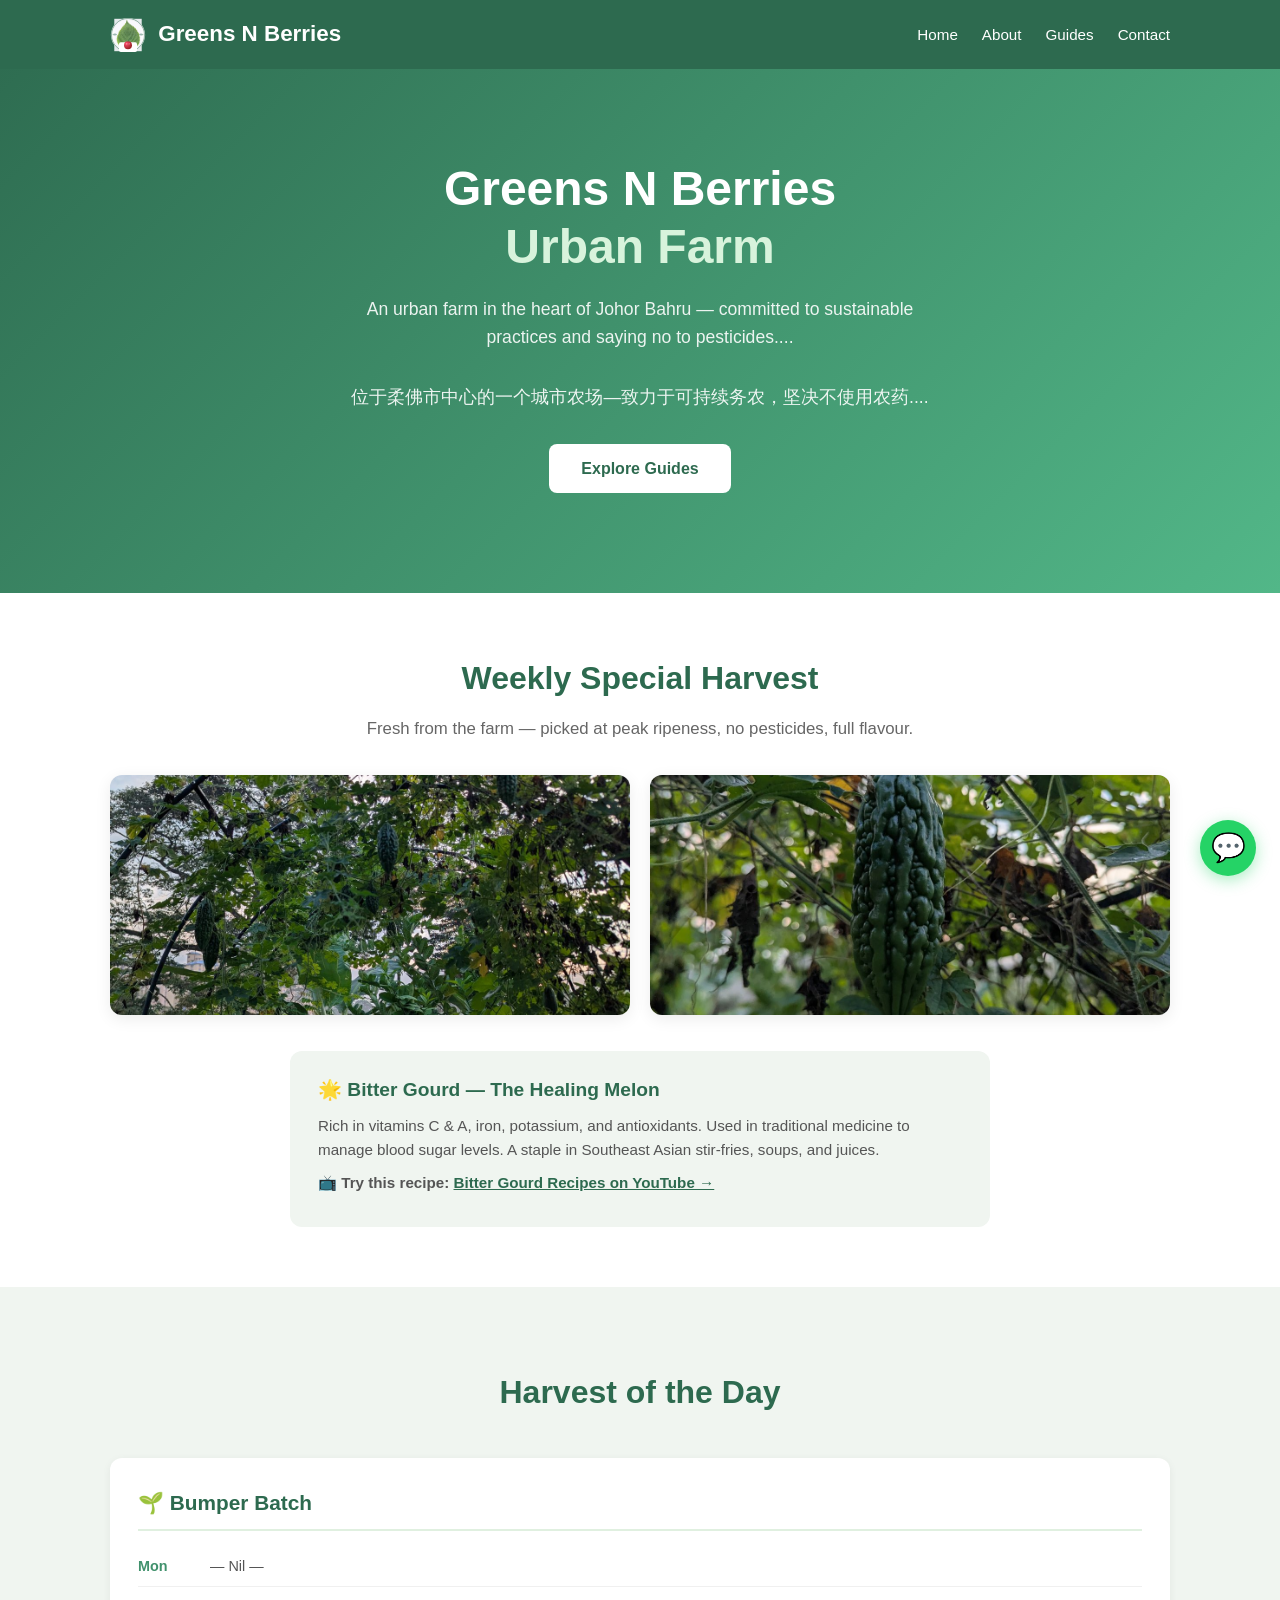
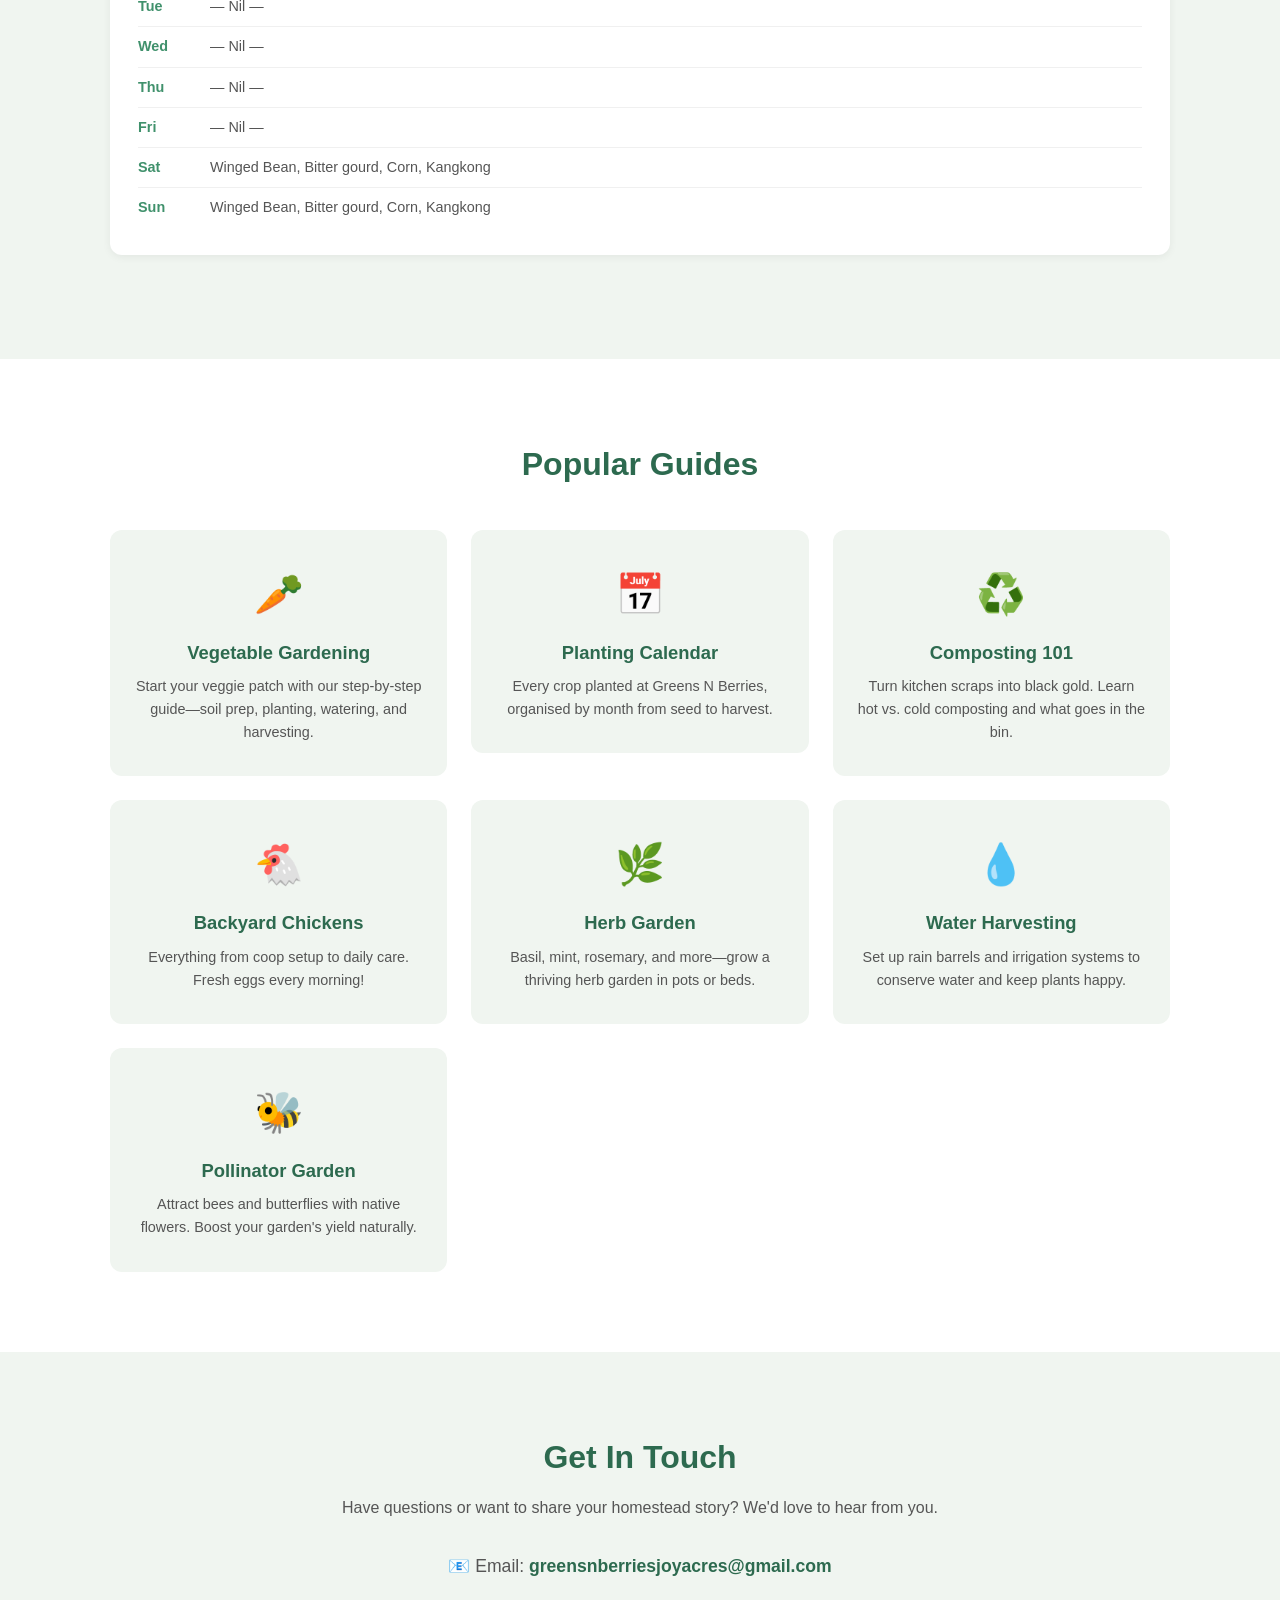
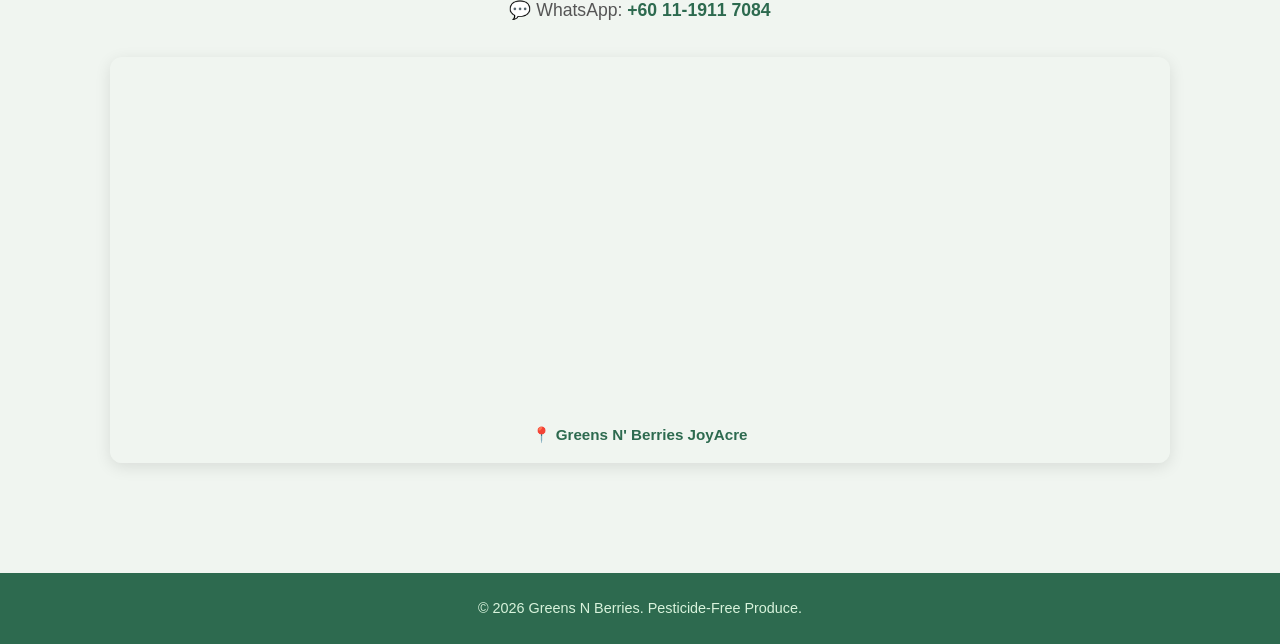
<file: index.html>
<!DOCTYPE html>
<html lang="en">
<head>
  <meta charset="UTF-8">
  <meta name="viewport" content="width=device-width, initial-scale=1.0">
  <meta name="description" content="Greens N Berries is an urban farm in Johor Bahru, Malaysia growing fresh pesticide-free produce. Explore planting guides, harvest logs, and sustainable farming tips.">
  <meta name="keywords" content="urban farm, Johor Bahru, pesticide-free, sustainable farming, Malaysia, vegetable gardening, composting">
  <meta property="og:title" content="Greens N Berries — Urban Farm Johor Bahru">
  <meta property="og:description" content="Fresh pesticide-free produce from an urban farm in the heart of Johor Bahru. Planting guides, harvest logs, and sustainable farming.">
  <meta property="og:image" content="https://www.greensnberries.com/images/pearl-eggplant.jpg">
  <meta property="og:type" content="website">
  <!-- Google tag (gtag.js) -->
  <script async src="https://www.googletagmanager.com/gtag/js?id=G-NDJXZHYP47"></script>
  <script>
    window.dataLayer = window.dataLayer || [];
    function gtag(){dataLayer.push(arguments);}
    gtag('js', new Date());
    gtag('config', 'G-NDJXZHYP47');
  </script>
  <title>Greens N Berries Homestead</title>
  <link rel="stylesheet" href="styles.css">
</head>
<body>
  <header>
    <div class="container">
      <h1 class="logo"><a href="index.html" style="color:#fff;text-decoration:none"><img src="images/logo.svg" alt="" style="height:36px;vertical-align:middle;margin-right:6px"> Greens N Berries</a></h1>
      <nav>
        <ul>
          <li><a href="#home">Home</a></li>
          <li><a href="about.html">About</a></li>
          <li><a href="#guides">Guides</a></li>
          <li><a href="#contact">Contact</a></li>
        </ul>
      </nav>
    </div>
  </header>

  <section id="home" class="hero">
    <div class="container">
      <h2>Greens N Berries<br><span>Urban Farm</span></h2>
      <p>An urban farm in the heart of Johor Bahru — committed to sustainable practices and saying no to pesticides....</p>
      <p>位于柔佛市中心的一个城市农场—致力于可持续务农，坚决不使用农药....</p>
      <a href="#guides" class="btn">Explore Guides</a>
    </div>
  </section>

  <section id="today-harvest" class="harvest-highlight">
    <div class="container">
      <h2>Weekly Special Harvest</h2>
      <p>Fresh from the farm — picked at peak ripeness, no pesticides, full flavour.</p>
      <div class="harvest-gallery">
        <img src="images/bitter-gourd-1.jpg" alt="Bitter gourd harvest" loading="lazy">
        <img src="images/bitter-gourd-2.jpg" alt="Bitter gourd harvest" loading="lazy">
      </div>
      <div class="harvest-info">
        <h3>🌟 Bitter Gourd — The Healing Melon</h3>
        <p>Rich in vitamins C &amp; A, iron, potassium, and antioxidants. Used in traditional medicine to manage blood sugar levels. A staple in Southeast Asian stir-fries, soups, and juices.</p>
        <p>📺 <strong>Try this recipe:</strong> <a href="https://www.youtube.com/results?search_query=bitter+gourd+recipe" target="_blank" rel="noopener">Bitter Gourd Recipes on YouTube →</a></p>
      </div>
    </div>
  </section>

  <section id="harvest" class="harvest">
    <div class="container">
      <h2>Harvest of the Day</h2>

      <div class="week-card">
        <h3>🌱 Bumper Batch</h3>
        <div class="day-row"><span class="day-label">Mon</span><span class="day-items">— Nil —</span></div>
        <div class="day-row"><span class="day-label">Tue</span><span class="day-items">— Nil —</span></div>
        <div class="day-row"><span class="day-label">Wed</span><span class="day-items">— Nil —</span></div>
        <div class="day-row"><span class="day-label">Thu</span><span class="day-items">— Nil —</span></div>
        <div class="day-row"><span class="day-label">Fri</span><span class="day-items">— Nil —</span></div>
        <div class="day-row"><span class="day-label">Sat</span><span class="day-items">Winged Bean, Bitter gourd, Corn, Kangkong</span></div>
        <div class="day-row"><span class="day-label">Sun</span><span class="day-items">Winged Bean, Bitter gourd, Corn, Kangkong</span></div>
      </div>
    </div>
  </section>

  <section id="guides" class="guides">
    <div class="container">
      <h2>Popular Guides</h2>
      <div class="card-grid">
        <a href="vegetable-gardening.html" class="card-link"><div class="card">
          <div class="card-icon">🥕</div>
          <h3>Vegetable Gardening</h3>
          <p>Start your veggie patch with our step-by-step guide—soil prep, planting, watering, and harvesting.</p>
        </div></a>
        <a href="planting-calendar.html" class="card-link"><div class="card">
          <div class="card-icon">📅</div>
          <h3>Planting Calendar</h3>
          <p>Every crop planted at Greens N Berries, organised by month from seed to harvest.</p>
        </div></a>
        <a href="composting.html" class="card-link"><div class="card">
          <div class="card-icon">♻️</div>
          <h3>Composting 101</h3>
          <p>Turn kitchen scraps into black gold. Learn hot vs. cold composting and what goes in the bin.</p>
        </div></a>
        <div class="card">
          <div class="card-icon">🐔</div>
          <h3>Backyard Chickens</h3>
          <p>Everything from coop setup to daily care. Fresh eggs every morning!</p>
        </div>
        <div class="card">
          <div class="card-icon">🌿</div>
          <h3>Herb Garden</h3>
          <p>Basil, mint, rosemary, and more—grow a thriving herb garden in pots or beds.</p>
        </div>
        <div class="card">
          <div class="card-icon">💧</div>
          <h3>Water Harvesting</h3>
          <p>Set up rain barrels and irrigation systems to conserve water and keep plants happy.</p>
        </div>
        <div class="card">
          <div class="card-icon">🐝</div>
          <h3>Pollinator Garden</h3>
          <p>Attract bees and butterflies with native flowers. Boost your garden's yield naturally.</p>
        </div>
      </div>
    </div>
  </section>

  <section id="contact" class="contact">
    <div class="container">
      <h2>Get In Touch</h2>
      <p>Have questions or want to share your homestead story? We'd love to hear from you.</p>
      <p style="font-size:1.1rem;margin-bottom:16px">📧 Email: <a href="mailto:greensnberriesjoyacres@gmail.com" style="color:#2d6a4f;font-weight:600;text-decoration:none">greensnberriesjoyacres@gmail.com</a></p>
      <p style="font-size:1.1rem;margin-bottom:32px">💬 WhatsApp: <a href="https://wa.me/601119117084" target="_blank" rel="noopener" style="color:#2d6a4f;font-weight:600;text-decoration:none">+60 11-1911 7084</a></p>
      <div class="map-container">
        <iframe src="https://www.google.com/maps/embed?pb=!1m18!1m12!1m3!1d3988.472802056811!2d103.7099545!3d1.5121364!2m3!1f0!2f0!3f0!3m2!1i1024!2i768!4f13.1!3m3!1m2!1s0x31da73006993be17%3A0x734542f9579e79ea!2sGreens%20N'%20Berries%20JoyAcre!5e0!3m2!1sen!2s!4v1" allowfullscreen loading="lazy"></iframe>
        <div class="location-address"><strong>📍 Greens N' Berries JoyAcre</strong></div>
      </div>
    </div>
  </section>

  <footer>
    <div class="container">
      <p>&copy; 2026 Greens N Berries. Pesticide-Free Produce.</p>
    </div>
  </footer>

  <a href="https://wa.me/601119117084" class="wa-float" target="_blank" rel="noopener" title="Chat on WhatsApp">💬</a>
  <script src="script.js"></script>
</body>
</html>
</file>
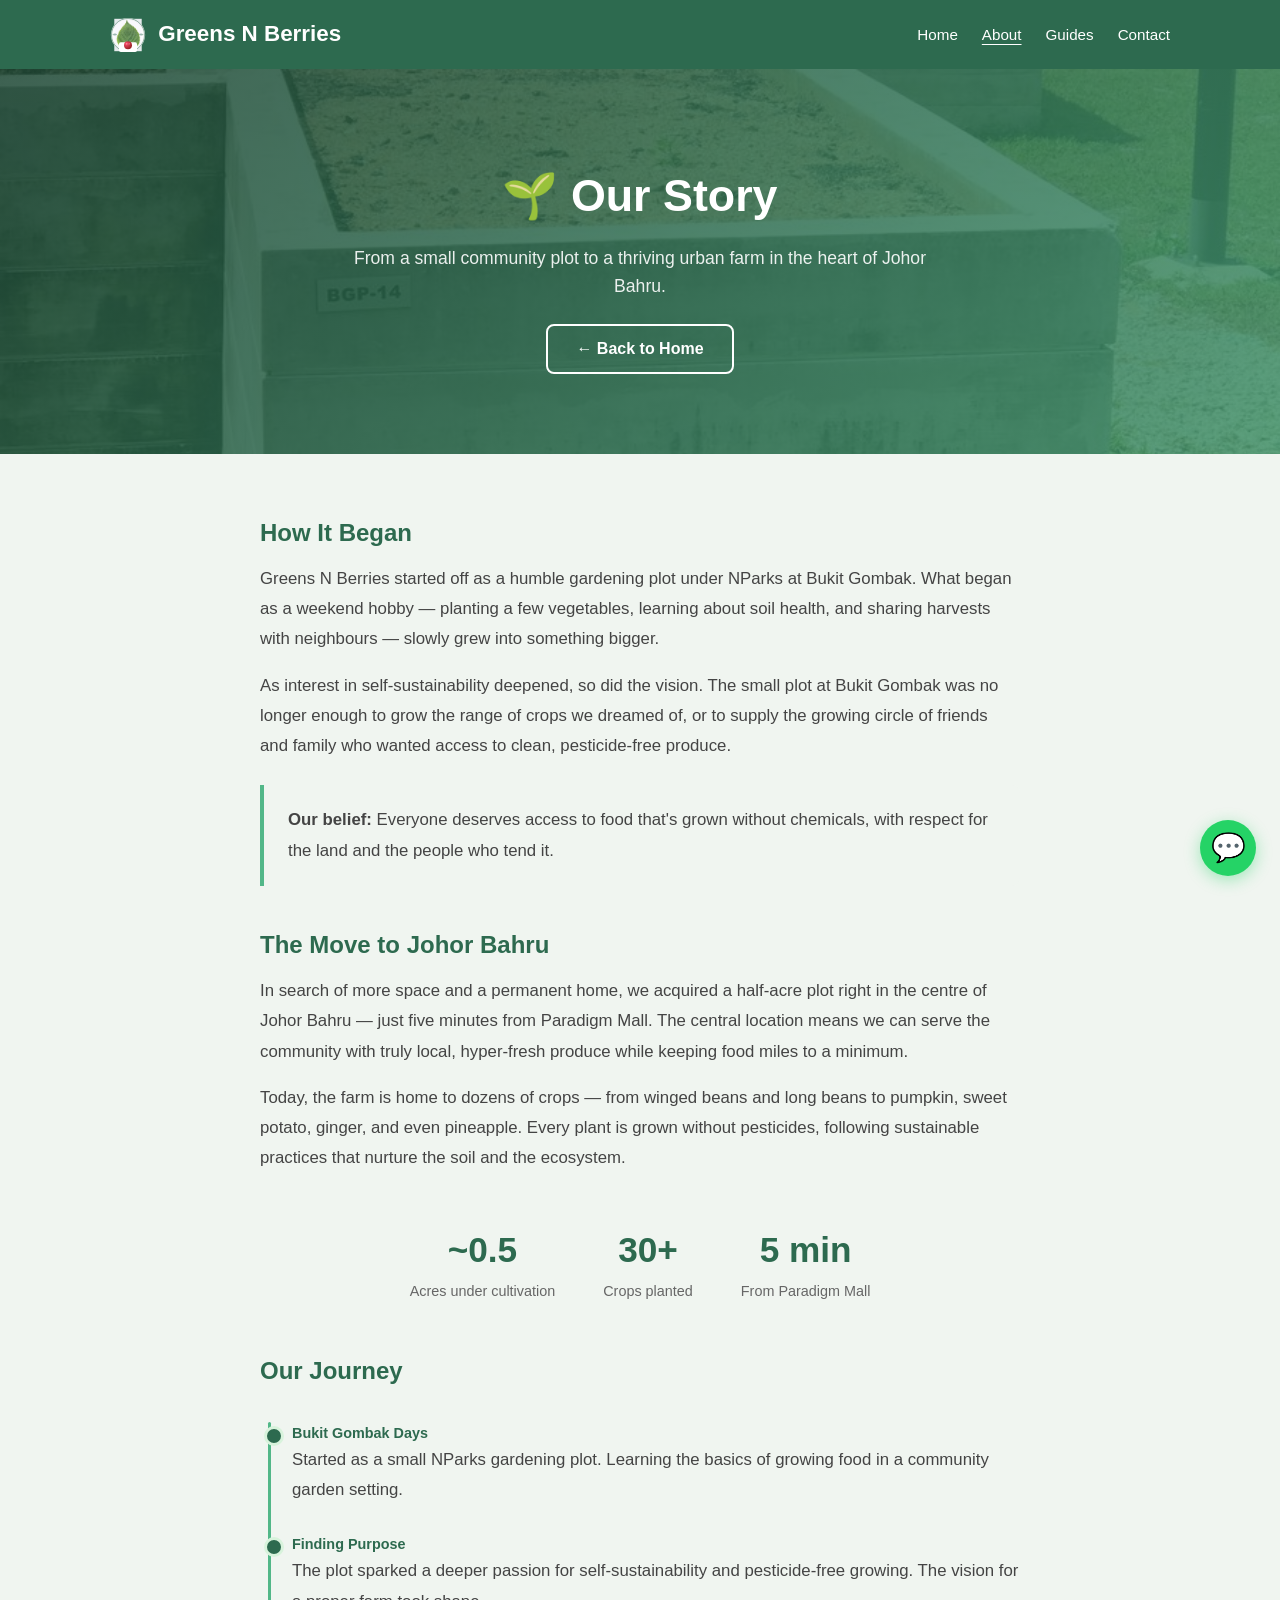
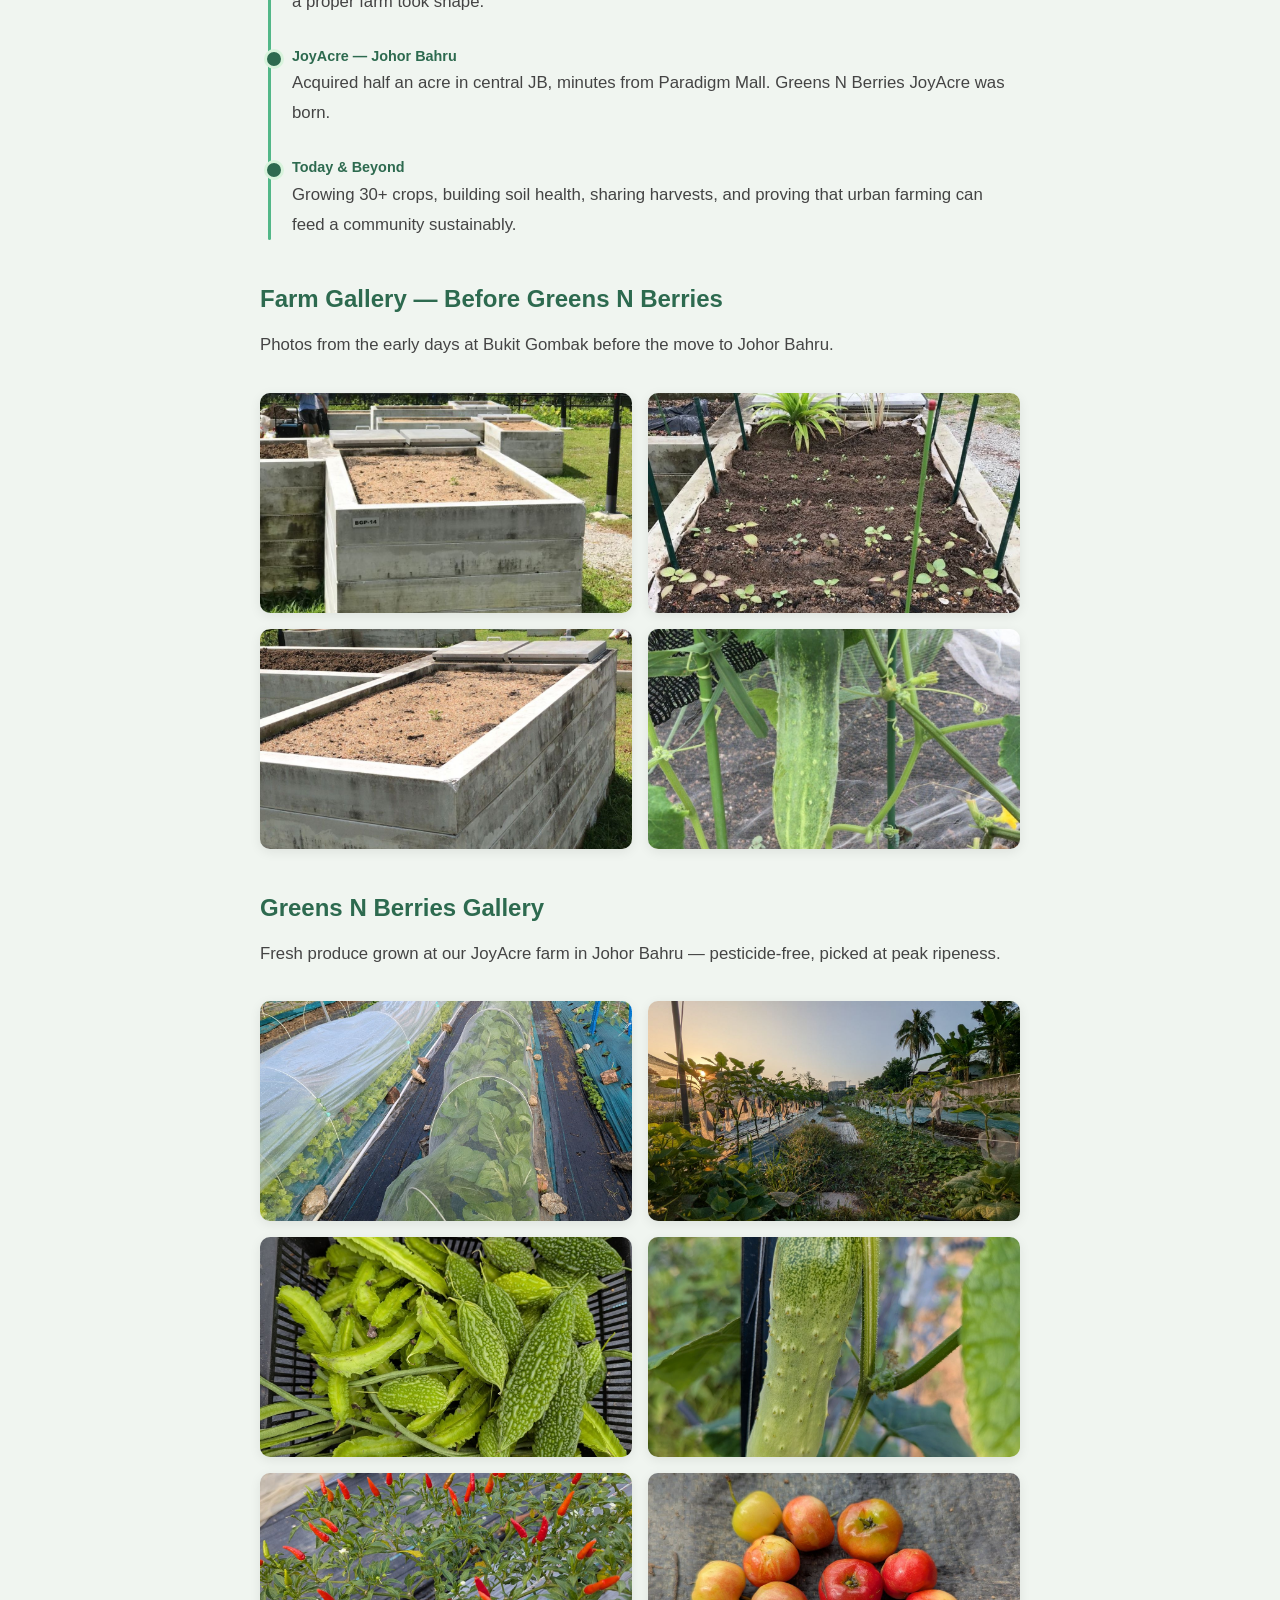
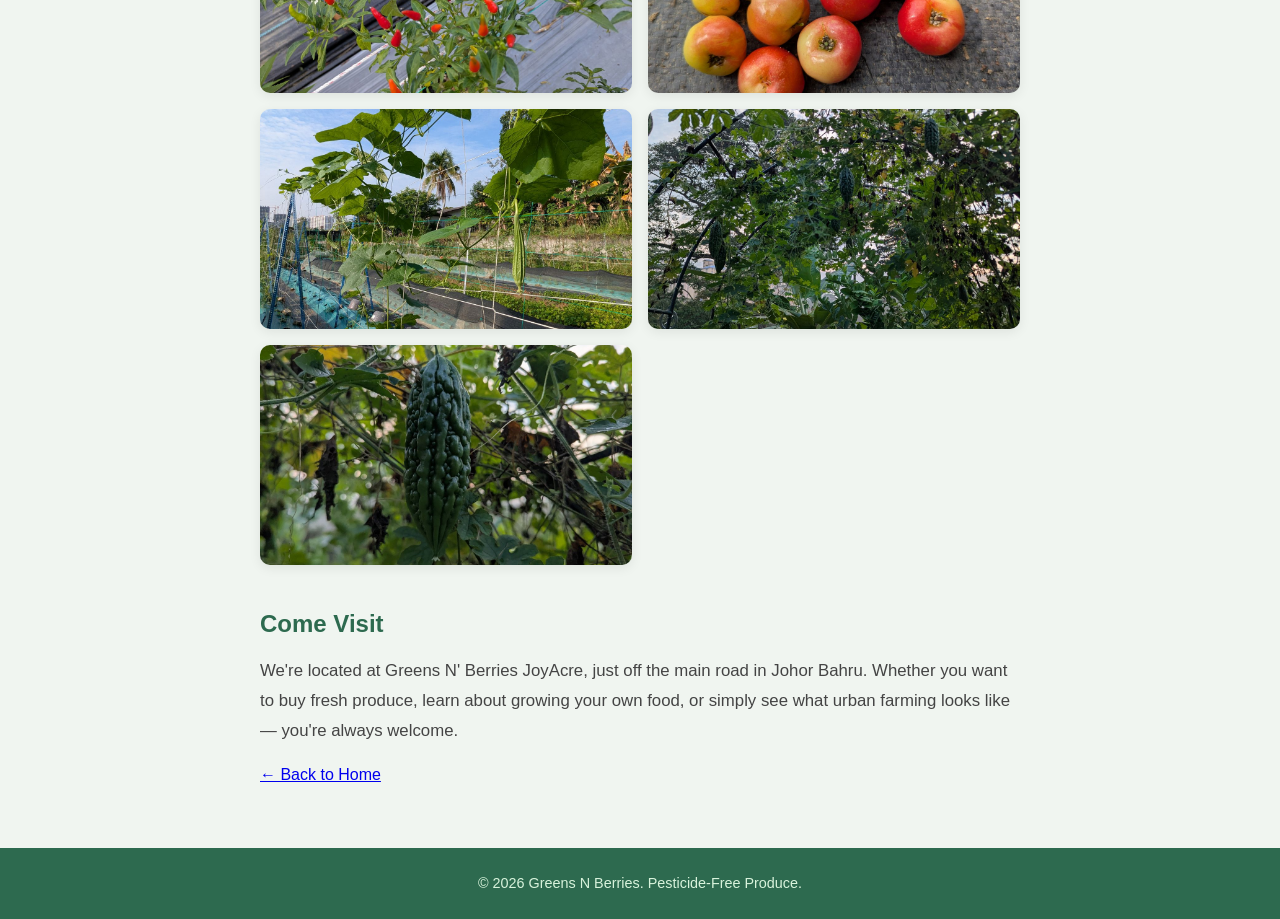
<file: about.html>
<!DOCTYPE html>
<html lang="en">
<head>
  <meta charset="UTF-8">
  <meta name="viewport" content="width=device-width, initial-scale=1.0">
  <meta name="description" content="Learn the story of Greens N Berries — from a small NParks plot at Bukit Gombak to a half-acre urban farm in Johor Bahru, growing 30+ pesticide-free crops.">
  <meta name="keywords" content="urban farm, Johor Bahru, pesticide-free, Bukit Gombak, sustainable farming, Malaysia">
  <meta property="og:title" content="Our Story — Greens N Berries">
  <meta property="og:description" content="From a small NParks plot at Bukit Gombak to a thriving urban farm in Johor Bahru. Discover our journey.">
  <meta property="og:image" content="https://www.greensnberries.com/images/pearl-eggplant.jpg">
  <meta property="og:type" content="website">
  <script async src="https://www.googletagmanager.com/gtag/js?id=G-NDJXZHYP47"></script>
  <script>
    window.dataLayer = window.dataLayer || [];
    function gtag(){dataLayer.push(arguments);}
    gtag('js', new Date());
    gtag('config', 'G-NDJXZHYP47');
  </script>
  <title>About — Greens N Berries</title>
  <link rel="stylesheet" href="styles.css">
  <style>
    .guide-hero {
      background: linear-gradient(135deg, rgba(27,67,50,0.85), rgba(45,106,79,0.85), rgba(64,145,108,0.85)), url('images/farm-scene.jpg') center / cover;
      color: #fff;
      padding: 160px 0 80px;
      text-align: center;
    }

    .guide-hero h2 {
      font-size: 2.8rem;
      margin-bottom: 12px;
    }

    .guide-hero p {
      max-width: 600px;
      margin: 0 auto;
      opacity: 0.9;
      font-size: 1.1rem;
    }

    .guide-content {
      padding: 60px 0;
    }

    .guide-content .container {
      max-width: 800px;
    }

    .guide-content h3 {
      font-size: 1.5rem;
      color: #2d6a4f;
      margin: 40px 0 12px;
    }

    .guide-content h3:first-of-type {
      margin-top: 0;
    }

    .guide-content p {
      margin-bottom: 16px;
      color: #444;
      font-size: 1.05rem;
      line-height: 1.8;
    }

    .guide-content .highlight {
      background: #f0f5f0;
      border-left: 4px solid #52b788;
      padding: 20px 24px;
      border-radius: 0 8px 8px 0;
      margin: 24px 0;
    }

    .guide-content .highlight p {
      margin-bottom: 0;
    }

    .btn-outline {
      display: inline-block;
      border: 2px solid #fff;
      color: #fff;
      padding: 10px 28px;
      border-radius: 8px;
      text-decoration: none;
      font-weight: 600;
      margin-top: 24px;
      transition: background 0.2s, color 0.2s;
    }

    .btn-outline:hover {
      background: #fff;
      color: #1b4332;
    }

    .stats-about {
      display: flex;
      justify-content: center;
      gap: 48px;
      margin: 48px 0;
      flex-wrap: wrap;
    }

    .stat-item {
      text-align: center;
    }

    .stat-item .num {
      display: block;
      font-size: 2.2rem;
      font-weight: 700;
      color: #2d6a4f;
    }

    .stat-item .label {
      font-size: 0.9rem;
      color: #666;
    }

    .timeline {
      position: relative;
      padding-left: 32px;
      margin: 32px 0;
    }

    .timeline::before {
      content: '';
      position: absolute;
      left: 8px;
      top: 0;
      bottom: 0;
      width: 3px;
      background: #52b788;
      border-radius: 2px;
    }

    .timeline-item {
      margin-bottom: 28px;
      position: relative;
    }

    .timeline-item::before {
      content: '';
      position: absolute;
      left: -28px;
      top: 4px;
      width: 14px;
      height: 14px;
      background: #2d6a4f;
      border-radius: 50%;
      border: 3px solid #d8f3dc;
    }

    .timeline-item .date {
      font-weight: 700;
      color: #2d6a4f;
      font-size: 0.9rem;
    }

    .timeline-item p {
      margin-bottom: 4px;
    }

    .about-gallery {
      display: grid;
      grid-template-columns: repeat(auto-fit, minmax(280px, 1fr));
      gap: 16px;
      margin: 32px 0;
    }

    .about-gallery img {
      width: 100%;
      height: 220px;
      object-fit: cover;
      border-radius: 10px;
      box-shadow: 0 3px 12px rgba(0,0,0,0.08);
      transition: transform 0.2s;
    }

    .about-gallery img:hover {
      transform: scale(1.02);
    }
  </style>
</head>
<body>
  <header>
    <div class="container">
      <h1 class="logo"><a href="index.html" style="color:#fff;text-decoration:none"><img src="images/logo.svg" alt="" style="height:36px;vertical-align:middle;margin-right:6px"> Greens N Berries</a></h1>
      <nav>
        <ul>
          <li><a href="index.html">Home</a></li>
          <li><a href="about.html" style="text-decoration:underline;text-underline-offset:4px">About</a></li>
          <li><a href="index.html#guides">Guides</a></li>
          <li><a href="index.html#contact">Contact</a></li>
        </ul>
      </nav>
    </div>
  </header>

  <section class="guide-hero">
    <div class="container">
      <h2>🌱 Our Story</h2>
      <p>From a small community plot to a thriving urban farm in the heart of Johor Bahru.</p>
      <a href="index.html" class="btn-outline">&larr; Back to Home</a>
    </div>
  </section>

  <section class="guide-content">
    <div class="container">
      <h3>How It Began</h3>
      <p>Greens N Berries started off as a humble gardening plot under NParks at Bukit Gombak. What began as a weekend hobby — planting a few vegetables, learning about soil health, and sharing harvests with neighbours — slowly grew into something bigger.</p>
      <p>As interest in self-sustainability deepened, so did the vision. The small plot at Bukit Gombak was no longer enough to grow the range of crops we dreamed of, or to supply the growing circle of friends and family who wanted access to clean, pesticide-free produce.</p>

      <div class="highlight">
        <p><strong>Our belief:</strong> Everyone deserves access to food that's grown without chemicals, with respect for the land and the people who tend it.</p>
      </div>

      <h3>The Move to Johor Bahru</h3>
      <p>In search of more space and a permanent home, we acquired a half-acre plot right in the centre of Johor Bahru — just five minutes from Paradigm Mall. The central location means we can serve the community with truly local, hyper-fresh produce while keeping food miles to a minimum.</p>
      <p>Today, the farm is home to dozens of crops — from winged beans and long beans to pumpkin, sweet potato, ginger, and even pineapple. Every plant is grown without pesticides, following sustainable practices that nurture the soil and the ecosystem.</p>

      <div class="stats-about">
        <div class="stat-item">
          <span class="num">~0.5</span>
          <span class="label">Acres under cultivation</span>
        </div>
        <div class="stat-item">
          <span class="num">30+</span>
          <span class="label">Crops planted</span>
        </div>
        <div class="stat-item">
          <span class="num">5 min</span>
          <span class="label">From Paradigm Mall</span>
        </div>
      </div>

      <h3>Our Journey</h3>
      <div class="timeline">
        <div class="timeline-item">
          <div class="date">Bukit Gombak Days</div>
          <p>Started as a small NParks gardening plot. Learning the basics of growing food in a community garden setting.</p>
        </div>
        <div class="timeline-item">
          <div class="date">Finding Purpose</div>
          <p>The plot sparked a deeper passion for self-sustainability and pesticide-free growing. The vision for a proper farm took shape.</p>
        </div>
        <div class="timeline-item">
          <div class="date">JoyAcre — Johor Bahru</div>
          <p>Acquired half an acre in central JB, minutes from Paradigm Mall. Greens N Berries JoyAcre was born.</p>
        </div>
        <div class="timeline-item">
          <div class="date">Today &amp; Beyond</div>
          <p>Growing 30+ crops, building soil health, sharing harvests, and proving that urban farming can feed a community sustainably.</p>
        </div>
      </div>

      <h3>Farm Gallery — Before Greens N Berries</h3>
      <p>Photos from the early days at Bukit Gombak before the move to Johor Bahru.</p>
      <div class="about-gallery">
        <img src="images/farm-scene.jpg" alt="Greens N Berries farm" loading="lazy">
        <img src="images/farm-garden.jpg" alt="Greens N Berries garden" loading="lazy">
        <img src="images/farm-planting.jpg" alt="Planting at Greens N Berries" loading="lazy">
        <img src="images/farm-early-days.jpg" alt="Early days at Greens N Berries" loading="lazy">
      </div>

      <h3>Greens N Berries Gallery</h3>
      <p>Fresh produce grown at our JoyAcre farm in Johor Bahru — pesticide-free, picked at peak ripeness.</p>
      <div class="about-gallery">
        <img src="images/mustard-green.jpg" alt="Mustard greens at Greens N Berries" loading="lazy">
        <img src="images/pearl-eggplant.jpg" alt="Pearl eggplant at Greens N Berries" loading="lazy">
        <img src="images/long-bean-bitter-gourd-winged-bean.jpg" alt="Long bean, bitter gourd, and winged bean" loading="lazy">
        <img src="images/cucumber.jpg" alt="Cucumber at Greens N Berries" loading="lazy">
        <img src="images/chilli-api.jpg" alt="Chilli api at Greens N Berries" loading="lazy">
        <img src="images/barbados-cherry.jpg" alt="Barbados cherry at Greens N Berries" loading="lazy">
        <img src="images/luffa.jpg" alt="Luffa at Greens N Berries" loading="lazy">
        <img src="images/bitter-gourd-1.jpg" alt="Bitter gourd at Greens N Berries" loading="lazy">
        <img src="images/bitter-gourd-2.jpg" alt="Bitter gourd at Greens N Berries" loading="lazy">
      </div>

      <h3>Come Visit</h3>
      <p>We're located at Greens N' Berries JoyAcre, just off the main road in Johor Bahru. Whether you want to buy fresh produce, learn about growing your own food, or simply see what urban farming looks like — you're always welcome.</p>

      <a href="index.html" class="back-link">&larr; Back to Home</a>
    </div>
  </section>

  <footer>
    <div class="container">
      <p>&copy; 2026 Greens N Berries. Pesticide-Free Produce.</p>
    </div>
  </footer>
  <a href="https://wa.me/601119117084" class="wa-float" target="_blank" rel="noopener" title="Chat on WhatsApp">💬</a>
</body>
</html>
</file>
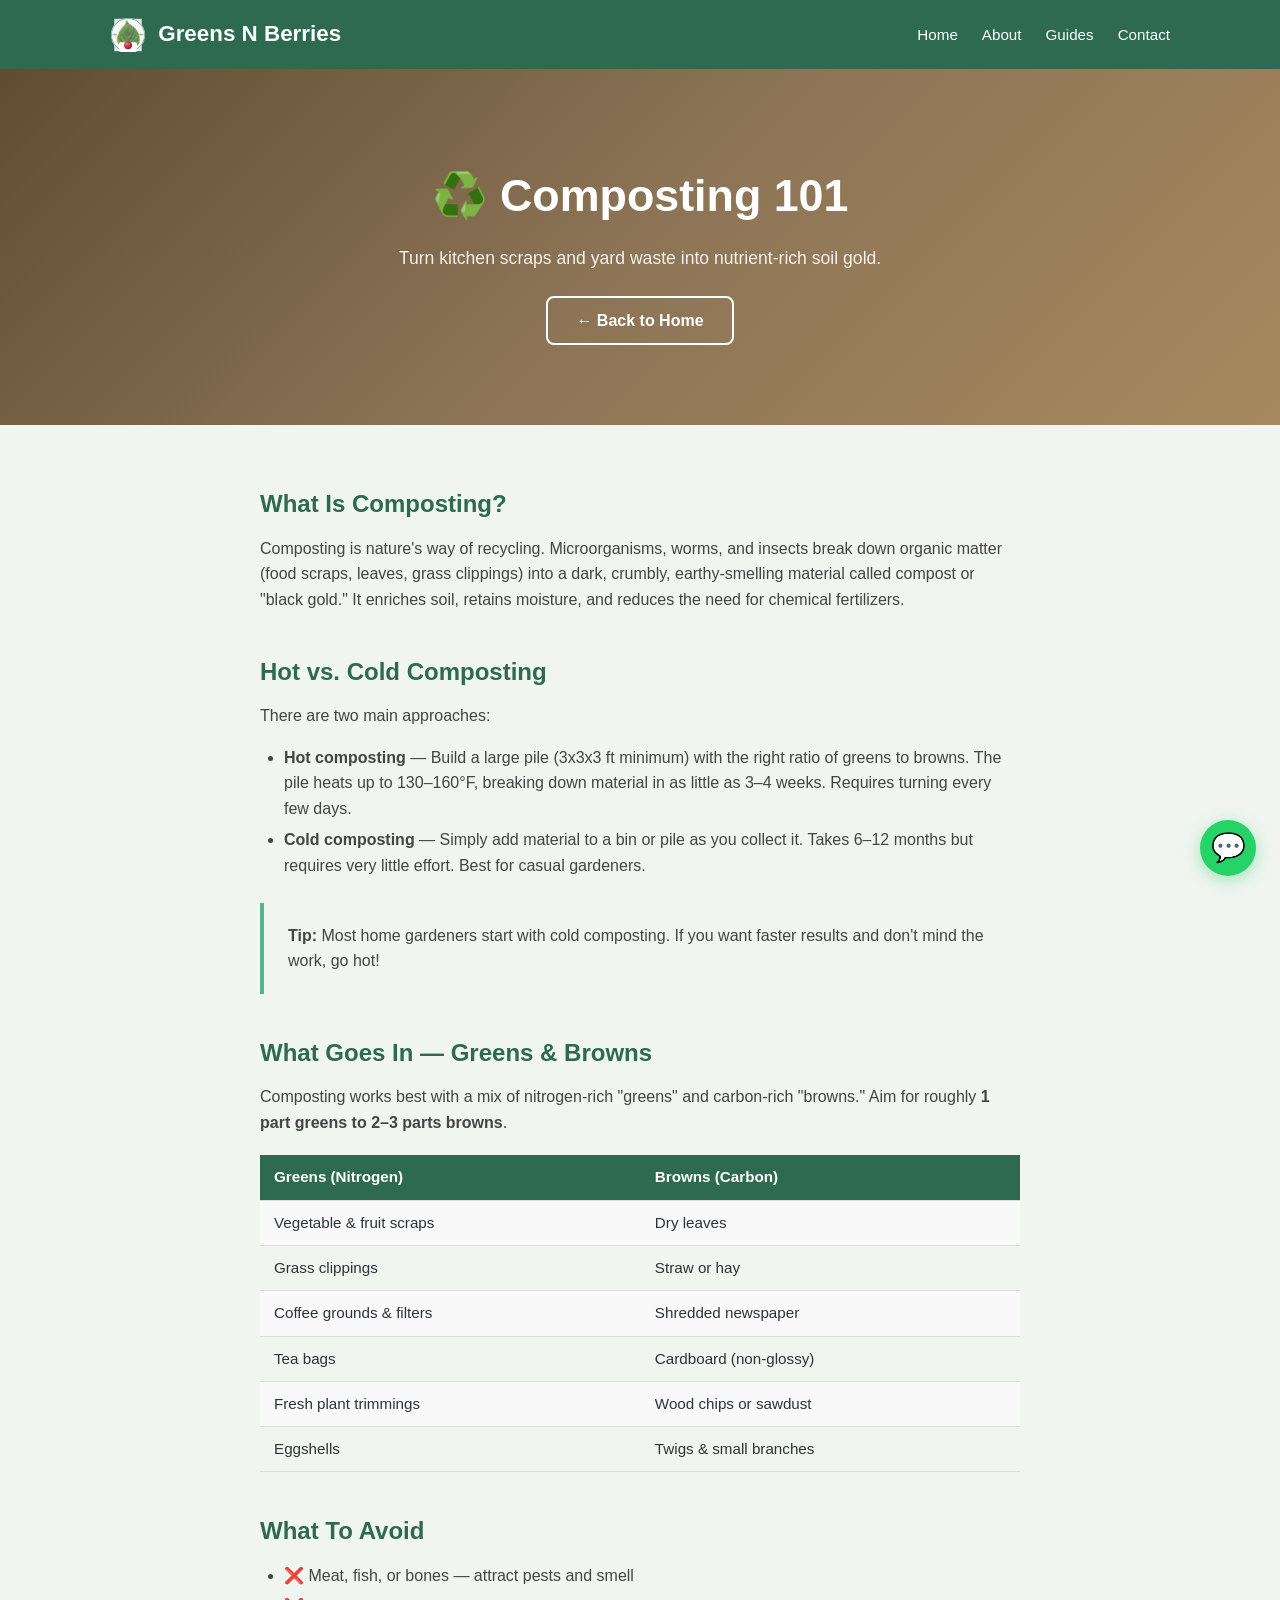
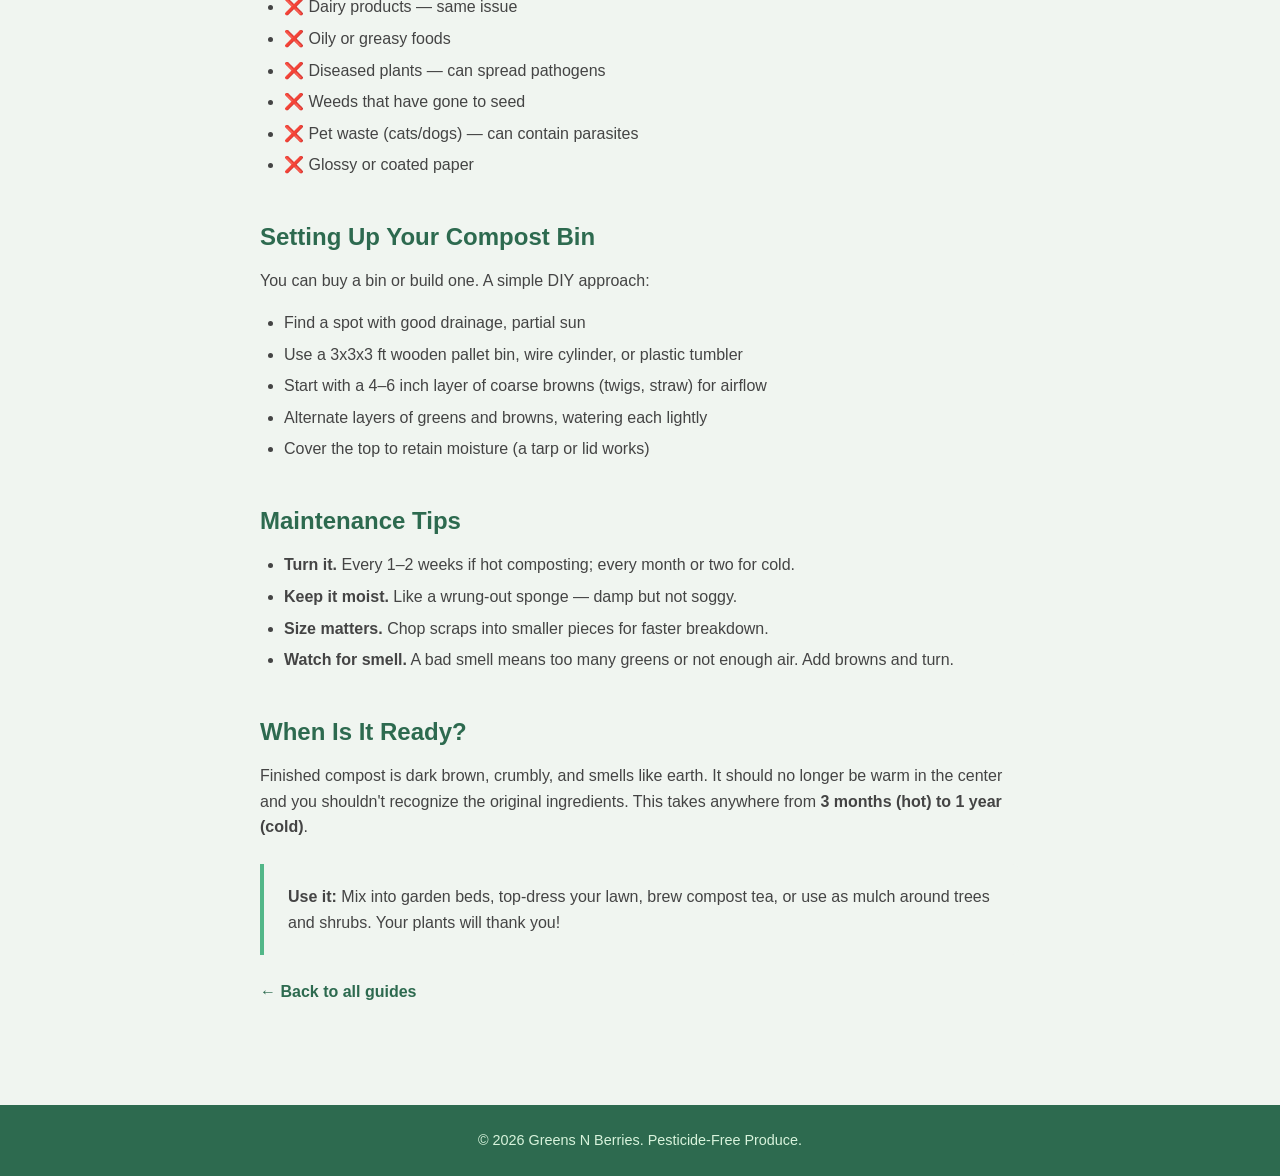
<file: composting.html>
<!DOCTYPE html>
<html lang="en">
<head>
  <meta charset="UTF-8">
  <meta name="viewport" content="width=device-width, initial-scale=1.0">
  <meta name="description" content="Learn how to turn kitchen scraps into rich compost. A beginner-friendly guide to hot and cold composting for home gardeners.">
  <meta name="keywords" content="composting, compost guide, hot composting, cold composting, organic fertilizer, gardening">
  <meta property="og:title" content="Composting 101 — Greens N Berries">
  <meta property="og:description" content="Turn kitchen scraps and yard waste into nutrient-rich soil gold. A complete beginner's guide to composting.">
  <meta property="og:image" content="https://www.greensnberries.com/images/pearl-eggplant.jpg">
  <meta property="og:type" content="website">
  <!-- Google tag (gtag.js) -->
  <script async src="https://www.googletagmanager.com/gtag/js?id=G-NDJXZHYP47"></script>
  <script>
    window.dataLayer = window.dataLayer || [];
    function gtag(){dataLayer.push(arguments);}
    gtag('js', new Date());
    gtag('config', 'G-NDJXZHYP47');
  </script>
  <title>Composting 101 — Greens N Berries</title>
  <link rel="stylesheet" href="styles.css">
  <style>
    .guide-hero {
      background: linear-gradient(135deg, #5c4a2e, #8b7355, #a68a5e);
      color: #fff;
      padding: 160px 0 80px;
      text-align: center;
    }

    .guide-hero h2 {
      font-size: 2.8rem;
      margin-bottom: 12px;
    }

    .guide-hero p {
      max-width: 600px;
      margin: 0 auto;
      opacity: 0.9;
      font-size: 1.1rem;
    }

    .guide-content {
      padding: 60px 0;
    }

    .guide-content .container {
      max-width: 800px;
    }

    .guide-content h3 {
      font-size: 1.5rem;
      color: #2d6a4f;
      margin: 40px 0 12px;
    }

    .guide-content h3:first-of-type {
      margin-top: 0;
    }

    .guide-content p {
      margin-bottom: 16px;
      color: #444;
    }

    .guide-content ul {
      margin: 0 0 16px 24px;
      color: #444;
    }

    .guide-content li {
      margin-bottom: 6px;
    }

    .guide-content .highlight {
      background: #f0f5f0;
      border-left: 4px solid #52b788;
      padding: 20px 24px;
      border-radius: 0 8px 8px 0;
      margin: 24px 0;
    }

    .guide-content .highlight p {
      margin-bottom: 0;
    }

    table {
      width: 100%;
      border-collapse: collapse;
      margin: 20px 0;
      font-size: 0.95rem;
    }

    th, td {
      padding: 10px 14px;
      text-align: left;
      border-bottom: 1px solid #ddd;
    }

    th {
      background: #2d6a4f;
      color: #fff;
    }

    tr:nth-child(even) {
      background: #f9f9f9;
    }

    .btn-outline {
      display: inline-block;
      border: 2px solid #fff;
      color: #fff;
      padding: 10px 28px;
      border-radius: 8px;
      text-decoration: none;
      font-weight: 600;
      margin-top: 24px;
      transition: background 0.2s, color 0.2s;
    }

    .btn-outline:hover {
      background: #fff;
      color: #5c4a2e;
    }

    .back-link {
      display: inline-block;
      color: #2d6a4f;
      text-decoration: none;
      font-weight: 600;
      margin-bottom: 40px;
    }

    .back-link:hover {
      text-decoration: underline;
    }
  </style>
</head>
<body>
  <header>
    <div class="container">
      <h1 class="logo"><a href="index.html" style="color:#fff;text-decoration:none"><img src="images/logo.svg" alt="" style="height:36px;vertical-align:middle;margin-right:6px"> Greens N Berries</a></h1>
      <nav>
        <ul>
          <li><a href="index.html">Home</a></li>
          <li><a href="about.html">About</a></li>
          <li><a href="index.html#guides">Guides</a></li>
          <li><a href="index.html#contact">Contact</a></li>
        </ul>
      </nav>
    </div>
  </header>

  <section class="guide-hero">
    <div class="container">
      <h2>♻️ Composting 101</h2>
      <p>Turn kitchen scraps and yard waste into nutrient-rich soil gold.</p>
      <a href="index.html" class="btn-outline">&larr; Back to Home</a>
    </div>
  </section>

  <section class="guide-content">
    <div class="container">
      <h3>What Is Composting?</h3>
      <p>Composting is nature's way of recycling. Microorganisms, worms, and insects break down organic matter (food scraps, leaves, grass clippings) into a dark, crumbly, earthy-smelling material called compost or "black gold." It enriches soil, retains moisture, and reduces the need for chemical fertilizers.</p>

      <h3>Hot vs. Cold Composting</h3>
      <p>There are two main approaches:</p>
      <ul>
        <li><strong>Hot composting</strong> — Build a large pile (3x3x3 ft minimum) with the right ratio of greens to browns. The pile heats up to 130–160°F, breaking down material in as little as 3–4 weeks. Requires turning every few days.</li>
        <li><strong>Cold composting</strong> — Simply add material to a bin or pile as you collect it. Takes 6–12 months but requires very little effort. Best for casual gardeners.</li>
      </ul>

      <div class="highlight">
        <p><strong>Tip:</strong> Most home gardeners start with cold composting. If you want faster results and don't mind the work, go hot!</p>
      </div>

      <h3>What Goes In — Greens &amp; Browns</h3>
      <p>Composting works best with a mix of nitrogen-rich "greens" and carbon-rich "browns." Aim for roughly <strong>1 part greens to 2–3 parts browns</strong>.</p>

      <table>
        <tr><th>Greens (Nitrogen)</th><th>Browns (Carbon)</th></tr>
        <tr><td>Vegetable &amp; fruit scraps</td><td>Dry leaves</td></tr>
        <tr><td>Grass clippings</td><td>Straw or hay</td></tr>
        <tr><td>Coffee grounds &amp; filters</td><td>Shredded newspaper</td></tr>
        <tr><td>Tea bags</td><td>Cardboard (non-glossy)</td></tr>
        <tr><td>Fresh plant trimmings</td><td>Wood chips or sawdust</td></tr>
        <tr><td>Eggshells</td><td>Twigs &amp; small branches</td></tr>
      </table>

      <h3>What To Avoid</h3>
      <ul>
        <li>❌ Meat, fish, or bones — attract pests and smell</li>
        <li>❌ Dairy products — same issue</li>
        <li>❌ Oily or greasy foods</li>
        <li>❌ Diseased plants — can spread pathogens</li>
        <li>❌ Weeds that have gone to seed</li>
        <li>❌ Pet waste (cats/dogs) — can contain parasites</li>
        <li>❌ Glossy or coated paper</li>
      </ul>

      <h3>Setting Up Your Compost Bin</h3>
      <p>You can buy a bin or build one. A simple DIY approach:</p>
      <ul>
        <li>Find a spot with good drainage, partial sun</li>
        <li>Use a 3x3x3 ft wooden pallet bin, wire cylinder, or plastic tumbler</li>
        <li>Start with a 4–6 inch layer of coarse browns (twigs, straw) for airflow</li>
        <li>Alternate layers of greens and browns, watering each lightly</li>
        <li>Cover the top to retain moisture (a tarp or lid works)</li>
      </ul>

      <h3>Maintenance Tips</h3>
      <ul>
        <li><strong>Turn it.</strong> Every 1–2 weeks if hot composting; every month or two for cold.</li>
        <li><strong>Keep it moist.</strong> Like a wrung-out sponge — damp but not soggy.</li>
        <li><strong>Size matters.</strong> Chop scraps into smaller pieces for faster breakdown.</li>
        <li><strong>Watch for smell.</strong> A bad smell means too many greens or not enough air. Add browns and turn.</li>
      </ul>

      <h3>When Is It Ready?</h3>
      <p>Finished compost is dark brown, crumbly, and smells like earth. It should no longer be warm in the center and you shouldn't recognize the original ingredients. This takes anywhere from <strong>3 months (hot) to 1 year (cold)</strong>.</p>

      <div class="highlight">
        <p><strong>Use it:</strong> Mix into garden beds, top-dress your lawn, brew compost tea, or use as mulch around trees and shrubs. Your plants will thank you!</p>
      </div>

      <a href="index.html" class="back-link">&larr; Back to all guides</a>
    </div>
  </section>

  <footer>
    <div class="container">
      <p>&copy; 2026 Greens N Berries. Pesticide-Free Produce.</p>
    </div>
  </footer>
  <a href="https://wa.me/601119117084" class="wa-float" target="_blank" rel="noopener" title="Chat on WhatsApp">💬</a>
</body>
</html>
</file>
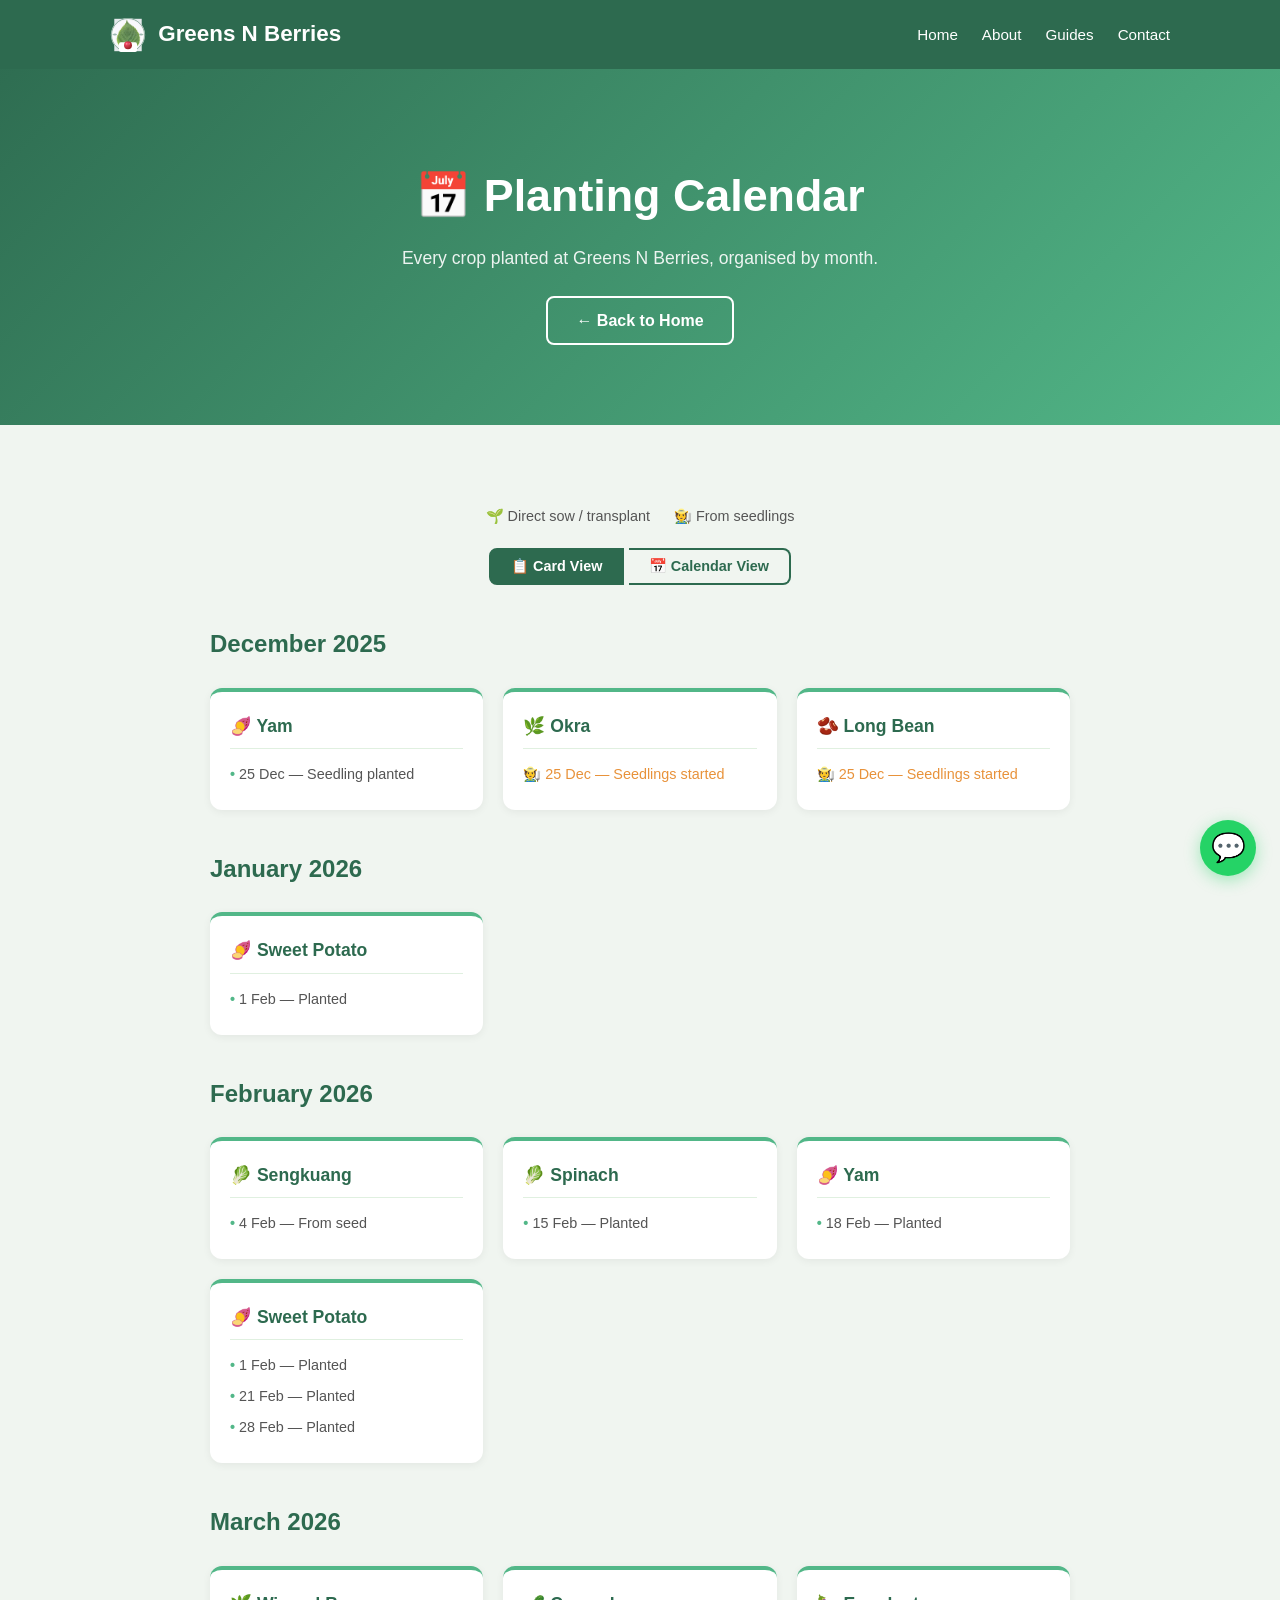
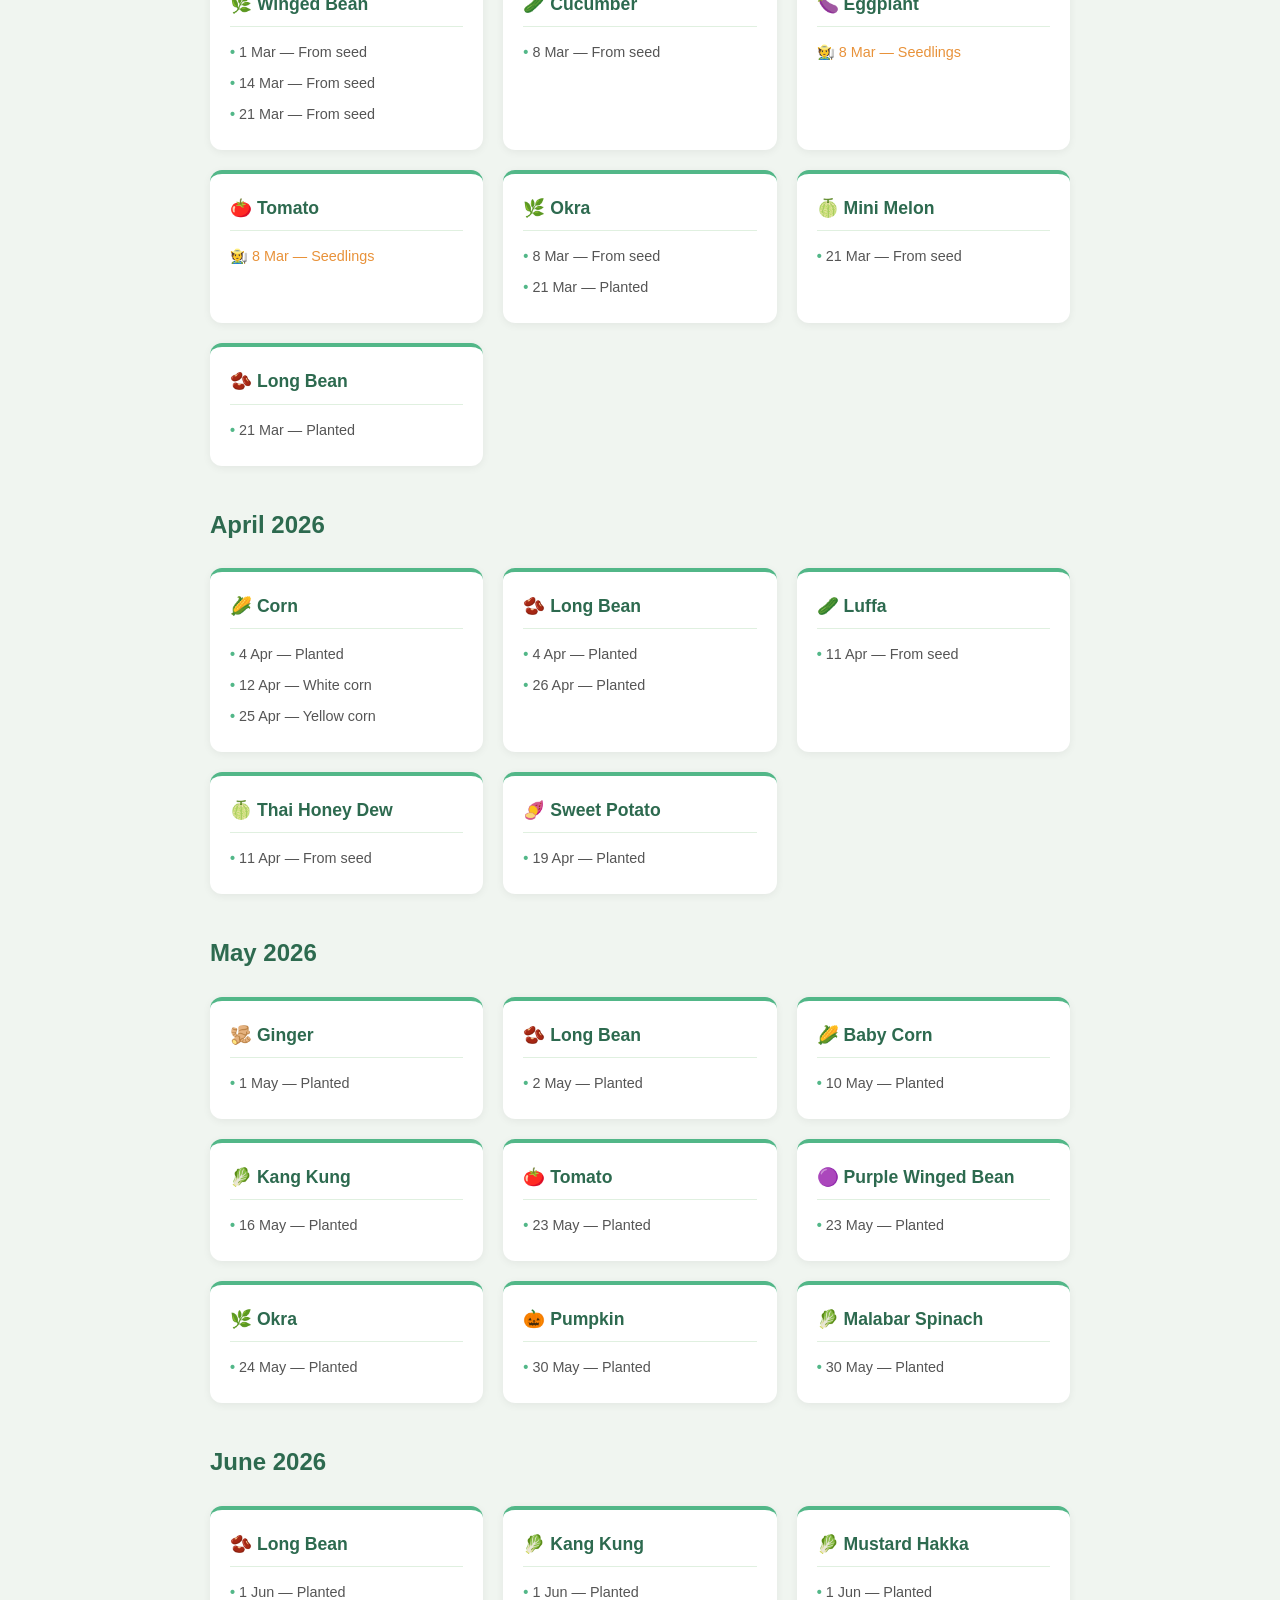
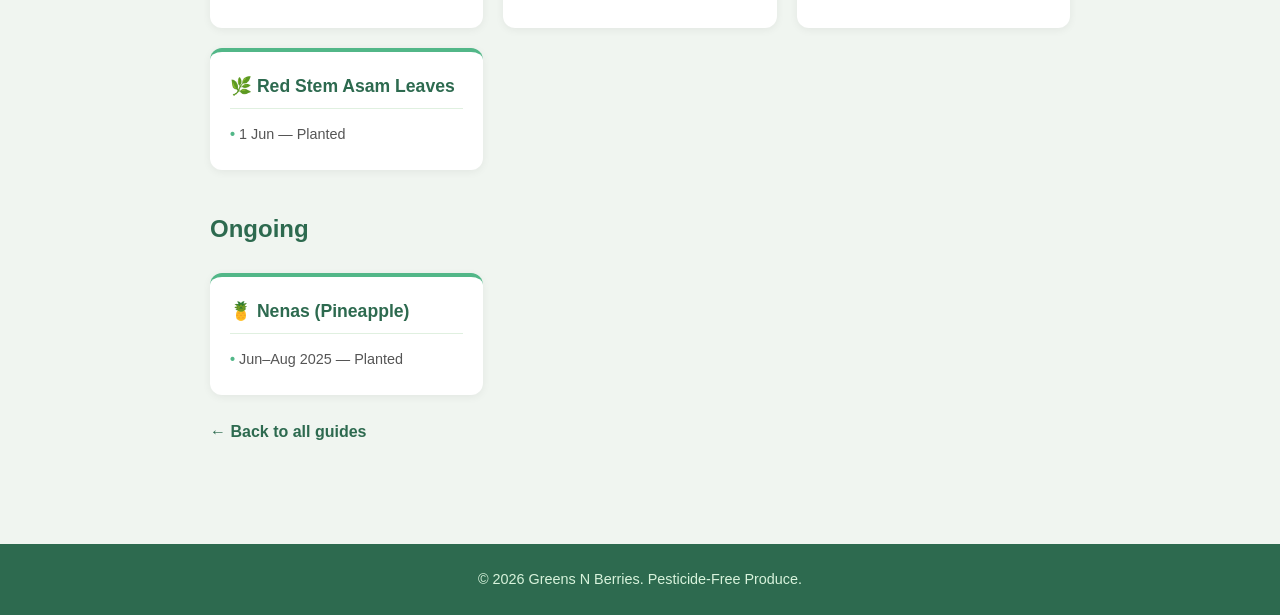
<file: planting-calendar.html>
<!DOCTYPE html>
<html lang="en">
<head>
  <meta charset="UTF-8">
  <meta name="viewport" content="width=device-width, initial-scale=1.0">
  <meta name="description" content="Monthly planting calendar for Greens N Berries farm in Johor Bahru. View 30+ crops by month in card or calendar view.">
  <meta name="keywords" content="planting calendar, crop calendar, farming schedule, Johor Bahru, monthly planting">
  <meta property="og:title" content="Planting Calendar — Greens N Berries">
  <meta property="og:description" content="Every crop planted at Greens N Berries, organised by month. Toggle between card view and calendar view.">
  <meta property="og:image" content="https://www.greensnberries.com/images/pearl-eggplant.jpg">
  <meta property="og:type" content="website">
  <!-- Google tag (gtag.js) -->
  <script async src="https://www.googletagmanager.com/gtag/js?id=G-NDJXZHYP47"></script>
  <script>
    window.dataLayer = window.dataLayer || [];
    function gtag(){dataLayer.push(arguments);}
    gtag('js', new Date());
    gtag('config', 'G-NDJXZHYP47');
  </script>
  <title>Planting Calendar — Greens N Berries</title>
  <link rel="stylesheet" href="styles.css">
  <style>
    .guide-hero {
      background: linear-gradient(135deg, #2d6a4f, #40916c, #52b788);
      color: #fff;
      padding: 160px 0 80px;
      text-align: center;
    }

    .guide-hero h2 {
      font-size: 2.8rem;
      margin-bottom: 12px;
    }

    .guide-hero p {
      max-width: 600px;
      margin: 0 auto;
      opacity: 0.9;
      font-size: 1.1rem;
    }

    .guide-content {
      padding: 60px 0;
    }

    .guide-content .container {
      max-width: 900px;
    }

    .guide-content h3 {
      font-size: 1.5rem;
      color: #2d6a4f;
      margin: 40px 0 16px;
    }

    .guide-content p {
      margin-bottom: 16px;
      color: #444;
    }

    .btn-outline {
      display: inline-block;
      border: 2px solid #fff;
      color: #fff;
      padding: 10px 28px;
      border-radius: 8px;
      text-decoration: none;
      font-weight: 600;
      margin-top: 24px;
      transition: background 0.2s, color 0.2s;
    }

    .btn-outline:hover {
      background: #fff;
      color: #2d6a4f;
    }

    .back-link {
      display: inline-block;
      color: #2d6a4f;
      text-decoration: none;
      font-weight: 600;
      margin-bottom: 40px;
    }

    .back-link:hover {
      text-decoration: underline;
    }

    .month-grid {
      display: grid;
      grid-template-columns: repeat(auto-fill, minmax(260px, 1fr));
      gap: 20px;
      margin: 24px 0;
    }

    .month-card {
      background: #fff;
      border-radius: 12px;
      padding: 20px;
      box-shadow: 0 2px 8px rgba(0,0,0,0.06);
      border-top: 4px solid #52b788;
    }

    .month-card h4 {
      color: #2d6a4f;
      font-size: 1.1rem;
      margin-bottom: 10px;
      padding-bottom: 8px;
      border-bottom: 1px solid #e0f0e0;
    }

    .month-card ul {
      list-style: none;
      padding: 0;
      margin: 0;
    }

    .month-card li {
      padding: 4px 0;
      font-size: 0.9rem;
      color: #555;
    }

    .month-card li::before {
      content: "• ";
      color: #52b788;
      font-weight: 700;
    }

    .seedling {
      color: #e8923a !important;
    }

    .seedling::before {
      content: "🧑‍🌾 " !important;
      color: inherit !important;
    }

    .legend {
      display: flex;
      gap: 24px;
      justify-content: center;
      flex-wrap: wrap;
      margin: 20px 0;
      font-size: 0.9rem;
      color: #555;
    }

    .legend span {
      display: inline-flex;
      align-items: center;
      gap: 6px;
    }

    .view-toggle {
      text-align: center;
      margin-bottom: 32px;
    }

    .view-toggle button {
      background: none;
      border: 2px solid #2d6a4f;
      color: #2d6a4f;
      padding: 8px 20px;
      border-radius: 8px;
      cursor: pointer;
      font-weight: 600;
      font-size: 0.9rem;
      transition: 0.2s;
    }

    .view-toggle button.active {
      background: #2d6a4f;
      color: #fff;
    }

    .view-toggle button:first-child {
      border-radius: 8px 0 0 8px;
    }

    .view-toggle button:last-child {
      border-radius: 0 8px 8px 0;
      border-left: none;
    }

    /* Calendar View */
    .cal-view .month-grid {
      display: none;
    }

    .cal-view .cal-month {
      display: block;
    }

    .cal-month {
      display: none;
      background: #fff;
      border-radius: 12px;
      padding: 20px;
      margin-bottom: 24px;
      box-shadow: 0 2px 8px rgba(0,0,0,0.06);
    }

    .cal-month h4 {
      color: #2d6a4f;
      font-size: 1.2rem;
      margin-bottom: 12px;
      text-align: center;
    }

    .cal-grid {
      display: grid;
      grid-template-columns: repeat(7, 1fr);
      gap: 4px;
      text-align: center;
    }

    .cal-grid .day-header {
      font-weight: 700;
      font-size: 0.8rem;
      color: #2d6a4f;
      padding: 6px 0;
    }

    .cal-grid .day-cell {
      min-height: 70px;
      padding: 4px;
      font-size: 0.75rem;
      color: #555;
      border-radius: 6px;
      background: #f9f9f9;
      position: relative;
    }

    .cal-grid .day-cell .day-num {
      font-weight: 700;
      font-size: 0.8rem;
      color: #888;
      display: block;
      margin-bottom: 2px;
    }

    .cal-grid .day-cell .event {
      background: #d8f3dc;
      border-radius: 4px;
      padding: 1px 3px;
      margin: 1px 0;
      font-size: 0.65rem;
      color: #2d6a4f;
      line-height: 1.3;
    }

    .cal-grid .day-cell .event.seedling {
      background: #fce4c8;
      color: #c76b1e;
    }

    .cal-grid .day-cell.empty {
      background: none;
    }

    .card-view .cal-month {
      display: none;
    }

    .cal-view h3 {
      display: none;
    }

    .card-view .month-grid {
      display: grid;
    }

    @media (max-width: 600px) {
      .guide-hero h2 { font-size: 2rem; }
      .cal-grid .day-cell { min-height: 50px; font-size: 0.65rem; }
    }
  </style>
</head>
<body>
  <header>
    <div class="container">
      <h1 class="logo"><a href="index.html" style="color:#fff;text-decoration:none"><img src="images/logo.svg" alt="" style="height:36px;vertical-align:middle;margin-right:6px"> Greens N Berries</a></h1>
      <nav>
        <ul>
          <li><a href="index.html">Home</a></li>
          <li><a href="about.html">About</a></li>
          <li><a href="index.html#guides">Guides</a></li>
          <li><a href="index.html#contact">Contact</a></li>
        </ul>
      </nav>
    </div>
  </header>

  <section class="guide-hero">
    <div class="container">
      <h2>📅 Planting Calendar</h2>
      <p>Every crop planted at Greens N Berries, organised by month.</p>
      <a href="index.html" class="btn-outline">&larr; Back to Home</a>
    </div>
  </section>

  <section class="guide-content">
    <div class="container">
      <div class="legend">
        <span>🌱 Direct sow / transplant</span>
        <span>🧑‍🌾 From seedlings</span>
      </div>

      <div class="view-toggle">
        <button id="btnCard" class="active" onclick="switchView('card')">📋 Card View</button>
        <button id="btnCal" onclick="switchView('calendar')">📅 Calendar View</button>
      </div>

      <div id="planting-data" class="card-view">

      <h3>December 2025</h3>
      <div class="month-grid">
        <div class="month-card"><h4>🍠 Yam</h4><ul><li>25 Dec — Seedling planted</li></ul></div>
        <div class="month-card"><h4>🌿 Okra</h4><ul><li class="seedling">25 Dec — Seedlings started</li></ul></div>
        <div class="month-card"><h4>🫘 Long Bean</h4><ul><li class="seedling">25 Dec — Seedlings started</li></ul></div>
      </div>

      <h3>January 2026</h3>
      <div class="month-grid">
        <div class="month-card"><h4>🍠 Sweet Potato</h4><ul><li>1 Feb — Planted</li></ul></div>
      </div>

      <h3>February 2026</h3>
      <div class="month-grid">
        <div class="month-card"><h4>🥬 Sengkuang</h4><ul><li>4 Feb — From seed</li></ul></div>
        <div class="month-card"><h4>🥬 Spinach</h4><ul><li>15 Feb — Planted</li></ul></div>
        <div class="month-card"><h4>🍠 Yam</h4><ul><li>18 Feb — Planted</li></ul></div>
        <div class="month-card"><h4>🍠 Sweet Potato</h4><ul><li>1 Feb — Planted</li><li>21 Feb — Planted</li><li>28 Feb — Planted</li></ul></div>
      </div>

      <h3>March 2026</h3>
      <div class="month-grid">
        <div class="month-card"><h4>🌿 Winged Bean</h4><ul><li>1 Mar — From seed</li><li>14 Mar — From seed</li><li>21 Mar — From seed</li></ul></div>
        <div class="month-card"><h4>🥒 Cucumber</h4><ul><li>8 Mar — From seed</li></ul></div>
        <div class="month-card"><h4>🍆 Eggplant</h4><ul><li class="seedling">8 Mar — Seedlings</li></ul></div>
        <div class="month-card"><h4>🍅 Tomato</h4><ul><li class="seedling">8 Mar — Seedlings</li></ul></div>
        <div class="month-card"><h4>🌿 Okra</h4><ul><li>8 Mar — From seed</li><li>21 Mar — Planted</li></ul></div>
        <div class="month-card"><h4>🍈 Mini Melon</h4><ul><li>21 Mar — From seed</li></ul></div>
        <div class="month-card"><h4>🫘 Long Bean</h4><ul><li>21 Mar — Planted</li></ul></div>
      </div>

      <h3>April 2026</h3>
      <div class="month-grid">
        <div class="month-card"><h4>🌽 Corn</h4><ul><li>4 Apr — Planted</li><li>12 Apr — White corn</li><li>25 Apr — Yellow corn</li></ul></div>
        <div class="month-card"><h4>🫘 Long Bean</h4><ul><li>4 Apr — Planted</li><li>26 Apr — Planted</li></ul></div>
        <div class="month-card"><h4>🥒 Luffa</h4><ul><li>11 Apr — From seed</li></ul></div>
        <div class="month-card"><h4>🍈 Thai Honey Dew</h4><ul><li>11 Apr — From seed</li></ul></div>
        <div class="month-card"><h4>🍠 Sweet Potato</h4><ul><li>19 Apr — Planted</li></ul></div>
      </div>

      <h3>May 2026</h3>
      <div class="month-grid">
        <div class="month-card"><h4>🫚 Ginger</h4><ul><li>1 May — Planted</li></ul></div>
        <div class="month-card"><h4>🫘 Long Bean</h4><ul><li>2 May — Planted</li></ul></div>
        <div class="month-card"><h4>🌽 Baby Corn</h4><ul><li>10 May — Planted</li></ul></div>
        <div class="month-card"><h4>🥬 Kang Kung</h4><ul><li>16 May — Planted</li></ul></div>
        <div class="month-card"><h4>🍅 Tomato</h4><ul><li>23 May — Planted</li></ul></div>
        <div class="month-card"><h4>🟣 Purple Winged Bean</h4><ul><li>23 May — Planted</li></ul></div>
        <div class="month-card"><h4>🌿 Okra</h4><ul><li>24 May — Planted</li></ul></div>
        <div class="month-card"><h4>🎃 Pumpkin</h4><ul><li>30 May — Planted</li></ul></div>
        <div class="month-card"><h4>🥬 Malabar Spinach</h4><ul><li>30 May — Planted</li></ul></div>
      </div>

      <h3>June 2026</h3>
      <div class="month-grid">
        <div class="month-card"><h4>🫘 Long Bean</h4><ul><li>1 Jun — Planted</li></ul></div>
        <div class="month-card"><h4>🥬 Kang Kung</h4><ul><li>1 Jun — Planted</li></ul></div>
        <div class="month-card"><h4>🥬 Mustard Hakka</h4><ul><li>1 Jun — Planted</li></ul></div>
        <div class="month-card"><h4>🌿 Red Stem Asam Leaves</h4><ul><li>1 Jun — Planted</li></ul></div>
      </div>

      <h3>Ongoing</h3>
      <div class="month-grid">
        <div class="month-card"><h4>🍍 Nenas (Pineapple)</h4><ul><li>Jun–Aug 2025 — Planted</li></ul></div>
      </div>

      <a href="index.html" class="back-link">&larr; Back to all guides</a>

      <div id="cal-views"><!-- calendar grids rendered by JS --></div>

    </div><!-- /planting-data -->

    </div><!-- /container -->
  </section>

  <footer>
    <div class="container">
      <p>&copy; 2026 Greens N Berries. Pesticide-Free Produce.</p>
    </div>
  </footer>
  <script>
    function switchView(mode) {
      var container = document.getElementById('planting-data');
      var btnCard = document.getElementById('btnCard');
      var btnCal = document.getElementById('btnCal');

      if (mode === 'calendar') {
        container.classList.remove('card-view');
        container.classList.add('cal-view');
        btnCard.classList.remove('active');
        btnCal.classList.add('active');
        renderCalendars();
      } else {
        container.classList.remove('cal-view');
        container.classList.add('card-view');
        btnCal.classList.remove('active');
        btnCard.classList.add('active');
      }
    }

    var rendered = false;

    function renderCalendars() {
      if (rendered) return;
      rendered = true;

      var months = document.querySelectorAll('#planting-data > h3');
      var calViews = document.getElementById('cal-views');
      calViews.innerHTML = '';

      months.forEach(function(header) {
        var monthGrid = header.nextElementSibling;
        if (!monthGrid || !monthGrid.classList.contains('month-grid')) return;

        var monthName = header.textContent.trim();
        var cards = monthGrid.querySelectorAll('.month-card');

        // Collect events for this month { day, label, isSeedling }
        var events = [];
        cards.forEach(function(card) {
          var crop = card.querySelector('h4').textContent.trim();
          var items = card.querySelectorAll('li, .seedling');
          items.forEach(function(li) {
            var match = li.textContent.match(/(\d+)\s+(Jan|Feb|Mar|Apr|May|Jun|Jul|Aug|Sep|Oct|Nov|Dec)/);
            if (match) {
              var day = parseInt(match[1], 10);
              var monthAbbr = match[2];
              var details = li.textContent.trim();
              var isSeedling = li.classList.contains('seedling');
              events.push({ day: day, monthAbbr: monthAbbr, label: crop + ' — ' + details.replace(/^\d+\s+\w+\s+—\s*/, '').replace(/^\d+\s+\w+\s+/, ''), isSeedling: isSeedling });
            } else if (li.textContent.match(/Jun–Aug/)) {
              // Ongoing entry, skip day placement
            }
          });
        });

        if (events.length === 0) return;

        var monthAbbr = events[0].monthAbbr;
        var monthNames = { Jan:'January',Feb:'February',Mar:'March',Apr:'April',May:'May',Jun:'June',Jul:'July',Aug:'August',Sep:'September',Oct:'October',Nov:'November',Dec:'December' };
        var monthIndex = { Jan:0,Feb:1,Mar:2,Apr:3,May:4,Jun:5,Jul:6,Aug:7,Sep:8,Oct:9,Nov:10,Dec:11 };
        var yearMatch = monthName.match(/(\d{4})/);
        var year = yearMatch ? parseInt(yearMatch[1], 10) : 2026;
        var mi = monthIndex[monthAbbr];
        var firstDay = new Date(year, mi, 1).getDay(); // 0=Sun
        var daysInMonth = new Date(year, mi + 1, 0).getDate();

        // Get events per day
        var dayEvents = {};
        events.forEach(function(e) {
          if (!dayEvents[e.day]) dayEvents[e.day] = [];
          dayEvents[e.day].push(e);
        });

        var dayHeaders = ['Sun','Mon','Tue','Wed','Thu','Fri','Sat'];
        var html = '<div class="cal-month"><h4>' + monthNames[monthAbbr] + ' ' + year + '</h4><div class="cal-grid">';
        dayHeaders.forEach(function(d) { html += '<div class="day-header">' + d + '</div>'; });
        for (var i = 0; i < firstDay; i++) { html += '<div class="day-cell empty"></div>'; }
        for (var d = 1; d <= daysInMonth; d++) {
          html += '<div class="day-cell">';
          html += '<span class="day-num">' + d + '</span>';
          if (dayEvents[d]) {
            dayEvents[d].forEach(function(e) {
              html += '<div class="event' + (e.isSeedling ? ' seedling' : '') + '">' + e.label + '</div>';
            });
          }
          html += '</div>';
        }
        html += '</div></div>';
        calViews.innerHTML += html;
      });
    }
  </script>
  <a href="https://wa.me/601119117084" class="wa-float" target="_blank" rel="noopener" title="Chat on WhatsApp">💬</a>
</body>
</html>
</file>
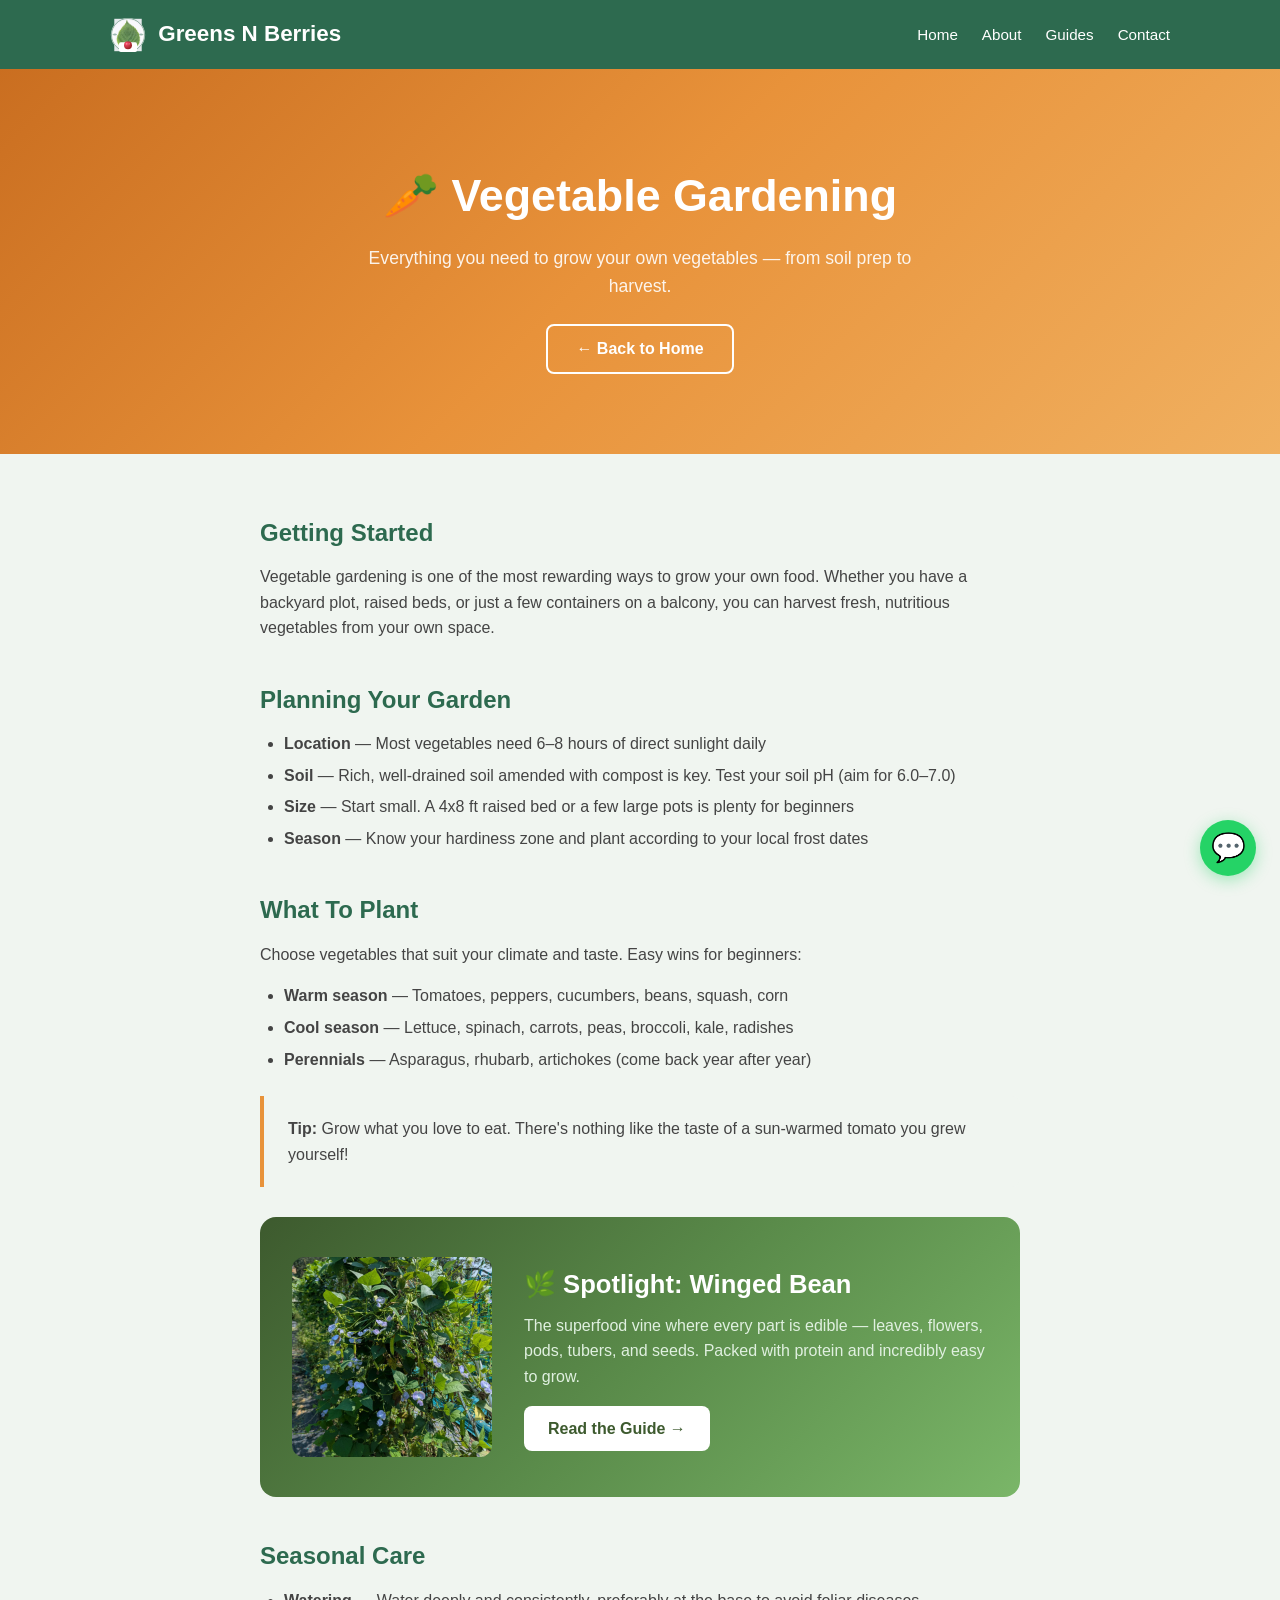
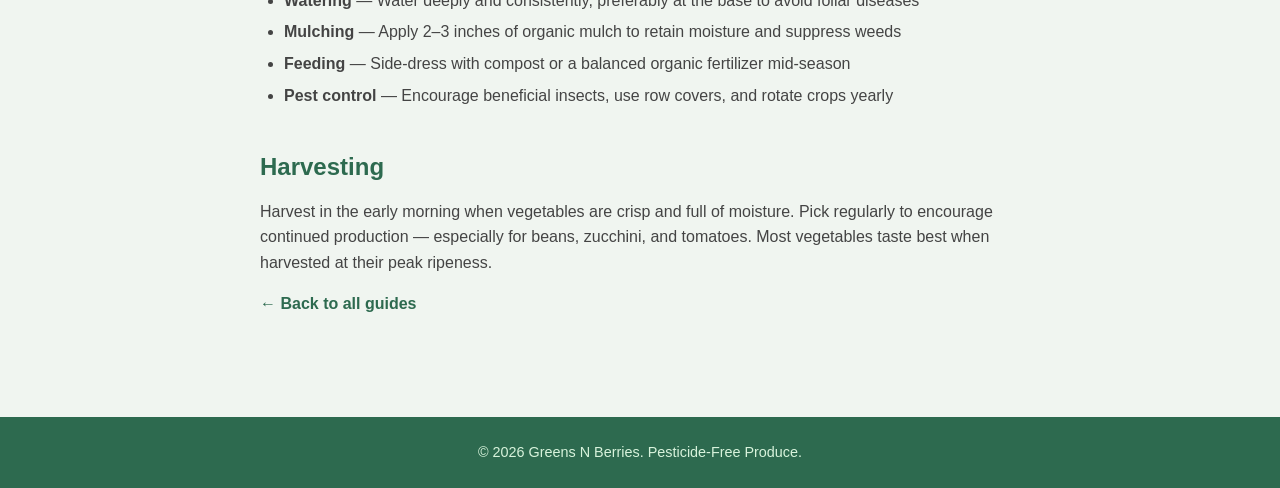
<file: vegetable-gardening.html>
<!DOCTYPE html>
<html lang="en">
<head>
  <meta charset="UTF-8">
  <meta name="viewport" content="width=device-width, initial-scale=1.0">
  <meta name="description" content="Start your vegetable garden with expert tips from Greens N Berries. Guides on winged beans, soil prep, and more.">
  <meta name="keywords" content="vegetable gardening, growing vegetables, urban garden, winged bean, gardening guide, Malaysia">
  <meta property="og:title" content="Vegetable Gardening — Greens N Berries">
  <meta property="og:description" content="Expert vegetable gardening guides from an urban farm in Johor Bahru. Learn to grow your own food.">
  <meta property="og:image" content="https://www.greensnberries.com/images/pearl-eggplant.jpg">
  <meta property="og:type" content="website">
  <!-- Google tag (gtag.js) -->
  <script async src="https://www.googletagmanager.com/gtag/js?id=G-NDJXZHYP47"></script>
  <script>
    window.dataLayer = window.dataLayer || [];
    function gtag(){dataLayer.push(arguments);}
    gtag('js', new Date());
    gtag('config', 'G-NDJXZHYP47');
  </script>
  <title>Vegetable Gardening — Greens N Berries</title>
  <link rel="stylesheet" href="styles.css">
  <style>
    .guide-hero {
      background: linear-gradient(135deg, #c76b1e, #e8923a, #f0b060);
      color: #fff;
      padding: 160px 0 80px;
      text-align: center;
    }

    .guide-hero h2 {
      font-size: 2.8rem;
      margin-bottom: 12px;
    }

    .guide-hero p {
      max-width: 600px;
      margin: 0 auto;
      opacity: 0.9;
      font-size: 1.1rem;
    }

    .guide-content {
      padding: 60px 0;
    }

    .guide-content .container {
      max-width: 800px;
    }

    .guide-content h3 {
      font-size: 1.5rem;
      color: #2d6a4f;
      margin: 40px 0 12px;
    }

    .guide-content h3:first-of-type {
      margin-top: 0;
    }

    .guide-content p {
      margin-bottom: 16px;
      color: #444;
    }

    .guide-content ul {
      margin: 0 0 16px 24px;
      color: #444;
    }

    .guide-content li {
      margin-bottom: 6px;
    }

    .guide-content .highlight {
      background: #f0f5f0;
      border-left: 4px solid #e8923a;
      padding: 20px 24px;
      border-radius: 0 8px 8px 0;
      margin: 24px 0;
    }

    .guide-content .highlight p {
      margin-bottom: 0;
    }

    .btn-outline {
      display: inline-block;
      border: 2px solid #fff;
      color: #fff;
      padding: 10px 28px;
      border-radius: 8px;
      text-decoration: none;
      font-weight: 600;
      margin-top: 24px;
      transition: background 0.2s, color 0.2s;
    }

    .btn-outline:hover {
      background: #fff;
      color: #c76b1e;
    }

    .back-link {
      display: inline-block;
      color: #2d6a4f;
      text-decoration: none;
      font-weight: 600;
      margin-bottom: 40px;
    }

    .back-link:hover {
      text-decoration: underline;
    }

    .sub-guides {
      display: grid;
      grid-template-columns: repeat(auto-fit, minmax(250px, 1fr));
      gap: 20px;
      margin: 30px 0;
    }

    .sub-guide-card {
      background: #f0f5f0;
      padding: 24px;
      border-radius: 12px;
      text-decoration: none;
      color: inherit;
      transition: transform 0.2s, box-shadow 0.2s;
    }

    .sub-guide-card:hover {
      transform: translateY(-4px);
      box-shadow: 0 8px 24px rgba(0,0,0,0.08);
    }

    .sub-guide-card h4 {
      color: #2d6a4f;
      margin-bottom: 8px;
    }

    .sub-guide-card p {
      font-size: 0.9rem;
      margin-bottom: 0;
    }

    .spotlight {
      background: linear-gradient(135deg, #3d5a2e, #5a8b4a, #7ab668);
      color: #fff;
      padding: 40px 32px;
      border-radius: 16px;
      margin: 30px 0;
      display: flex;
      gap: 32px;
      align-items: center;
    }

    .spotlight img {
      width: 200px;
      height: 200px;
      object-fit: cover;
      border-radius: 12px;
      flex-shrink: 0;
    }

    .spotlight h4 {
      font-size: 1.6rem;
      margin-bottom: 8px;
    }

    .spotlight p {
      color: #e0f0e0;
      margin-bottom: 16px;
      font-size: 1rem;
    }

    .spotlight .btn-spotlight {
      display: inline-block;
      background: #fff;
      color: #3d5a2e;
      padding: 10px 24px;
      border-radius: 8px;
      text-decoration: none;
      font-weight: 600;
      transition: transform 0.2s;
    }

    .spotlight .btn-spotlight:hover {
      transform: translateY(-2px);
    }

    .map-container {
      margin: 30px 0;
      border-radius: 12px;
      overflow: hidden;
      box-shadow: 0 4px 16px rgba(0,0,0,0.1);
    }

    .map-container iframe {
      width: 100%;
      height: 350px;
      border: 0;
      display: block;
    }

    .location-address {
      background: #f0f5f0;
      padding: 16px 20px;
      border-radius: 0 0 12px 12px;
      font-size: 0.95rem;
      color: #555;
    }

    .location-address strong {
      color: #2d6a4f;
    }

    @media (max-width: 600px) {
      .spotlight {
        flex-direction: column;
        text-align: center;
      }
      .spotlight img {
        width: 100%;
        height: auto;
        max-width: 300px;
      }
    }
  </style>
</head>
<body>
  <header>
    <div class="container">
      <h1 class="logo"><a href="index.html" style="color:#fff;text-decoration:none"><img src="images/logo.svg" alt="" style="height:36px;vertical-align:middle;margin-right:6px"> Greens N Berries</a></h1>
      <nav>
        <ul>
          <li><a href="index.html">Home</a></li>
          <li><a href="about.html">About</a></li>
          <li><a href="index.html#guides">Guides</a></li>
          <li><a href="index.html#contact">Contact</a></li>
        </ul>
      </nav>
    </div>
  </header>

  <section class="guide-hero">
    <div class="container">
      <h2>🥕 Vegetable Gardening</h2>
      <p>Everything you need to grow your own vegetables — from soil prep to harvest.</p>
      <a href="index.html" class="btn-outline">&larr; Back to Home</a>
    </div>
  </section>

  <section class="guide-content">
    <div class="container">
      <h3>Getting Started</h3>
      <p>Vegetable gardening is one of the most rewarding ways to grow your own food. Whether you have a backyard plot, raised beds, or just a few containers on a balcony, you can harvest fresh, nutritious vegetables from your own space.</p>

      <h3>Planning Your Garden</h3>
      <ul>
        <li><strong>Location</strong> — Most vegetables need 6–8 hours of direct sunlight daily</li>
        <li><strong>Soil</strong> — Rich, well-drained soil amended with compost is key. Test your soil pH (aim for 6.0–7.0)</li>
        <li><strong>Size</strong> — Start small. A 4x8 ft raised bed or a few large pots is plenty for beginners</li>
        <li><strong>Season</strong> — Know your hardiness zone and plant according to your local frost dates</li>
      </ul>

      <h3>What To Plant</h3>
      <p>Choose vegetables that suit your climate and taste. Easy wins for beginners:</p>
      <ul>
        <li><strong>Warm season</strong> — Tomatoes, peppers, cucumbers, beans, squash, corn</li>
        <li><strong>Cool season</strong> — Lettuce, spinach, carrots, peas, broccoli, kale, radishes</li>
        <li><strong>Perennials</strong> — Asparagus, rhubarb, artichokes (come back year after year)</li>
      </ul>

      <div class="highlight">
        <p><strong>Tip:</strong> Grow what you love to eat. There's nothing like the taste of a sun-warmed tomato you grew yourself!</p>
      </div>

      <div class="spotlight">
        <img src="images/winged-bean-flowers.jpg" alt="Winged Bean">
        <div>
          <h4>🌿 Spotlight: Winged Bean</h4>
          <p>The superfood vine where every part is edible — leaves, flowers, pods, tubers, and seeds. Packed with protein and incredibly easy to grow.</p>
          <a href="vegetable-gardening/winged-bean.html" class="btn-spotlight">Read the Guide &rarr;</a>
        </div>
      </div>

      <h3>Seasonal Care</h3>
      <ul>
        <li><strong>Watering</strong> — Water deeply and consistently, preferably at the base to avoid foliar diseases</li>
        <li><strong>Mulching</strong> — Apply 2–3 inches of organic mulch to retain moisture and suppress weeds</li>
        <li><strong>Feeding</strong> — Side-dress with compost or a balanced organic fertilizer mid-season</li>
        <li><strong>Pest control</strong> — Encourage beneficial insects, use row covers, and rotate crops yearly</li>
      </ul>

      <h3>Harvesting</h3>
      <p>Harvest in the early morning when vegetables are crisp and full of moisture. Pick regularly to encourage continued production — especially for beans, zucchini, and tomatoes. Most vegetables taste best when harvested at their peak ripeness.</p>

      <a href="index.html" class="back-link">&larr; Back to all guides</a>
    </div>
  </section>

  <footer>
    <div class="container">
      <p>&copy; 2026 Greens N Berries. Pesticide-Free Produce.</p>
    </div>
  </footer>
  <a href="https://wa.me/601119117084" class="wa-float" target="_blank" rel="noopener" title="Chat on WhatsApp">💬</a>
</body>
</html>
</file>
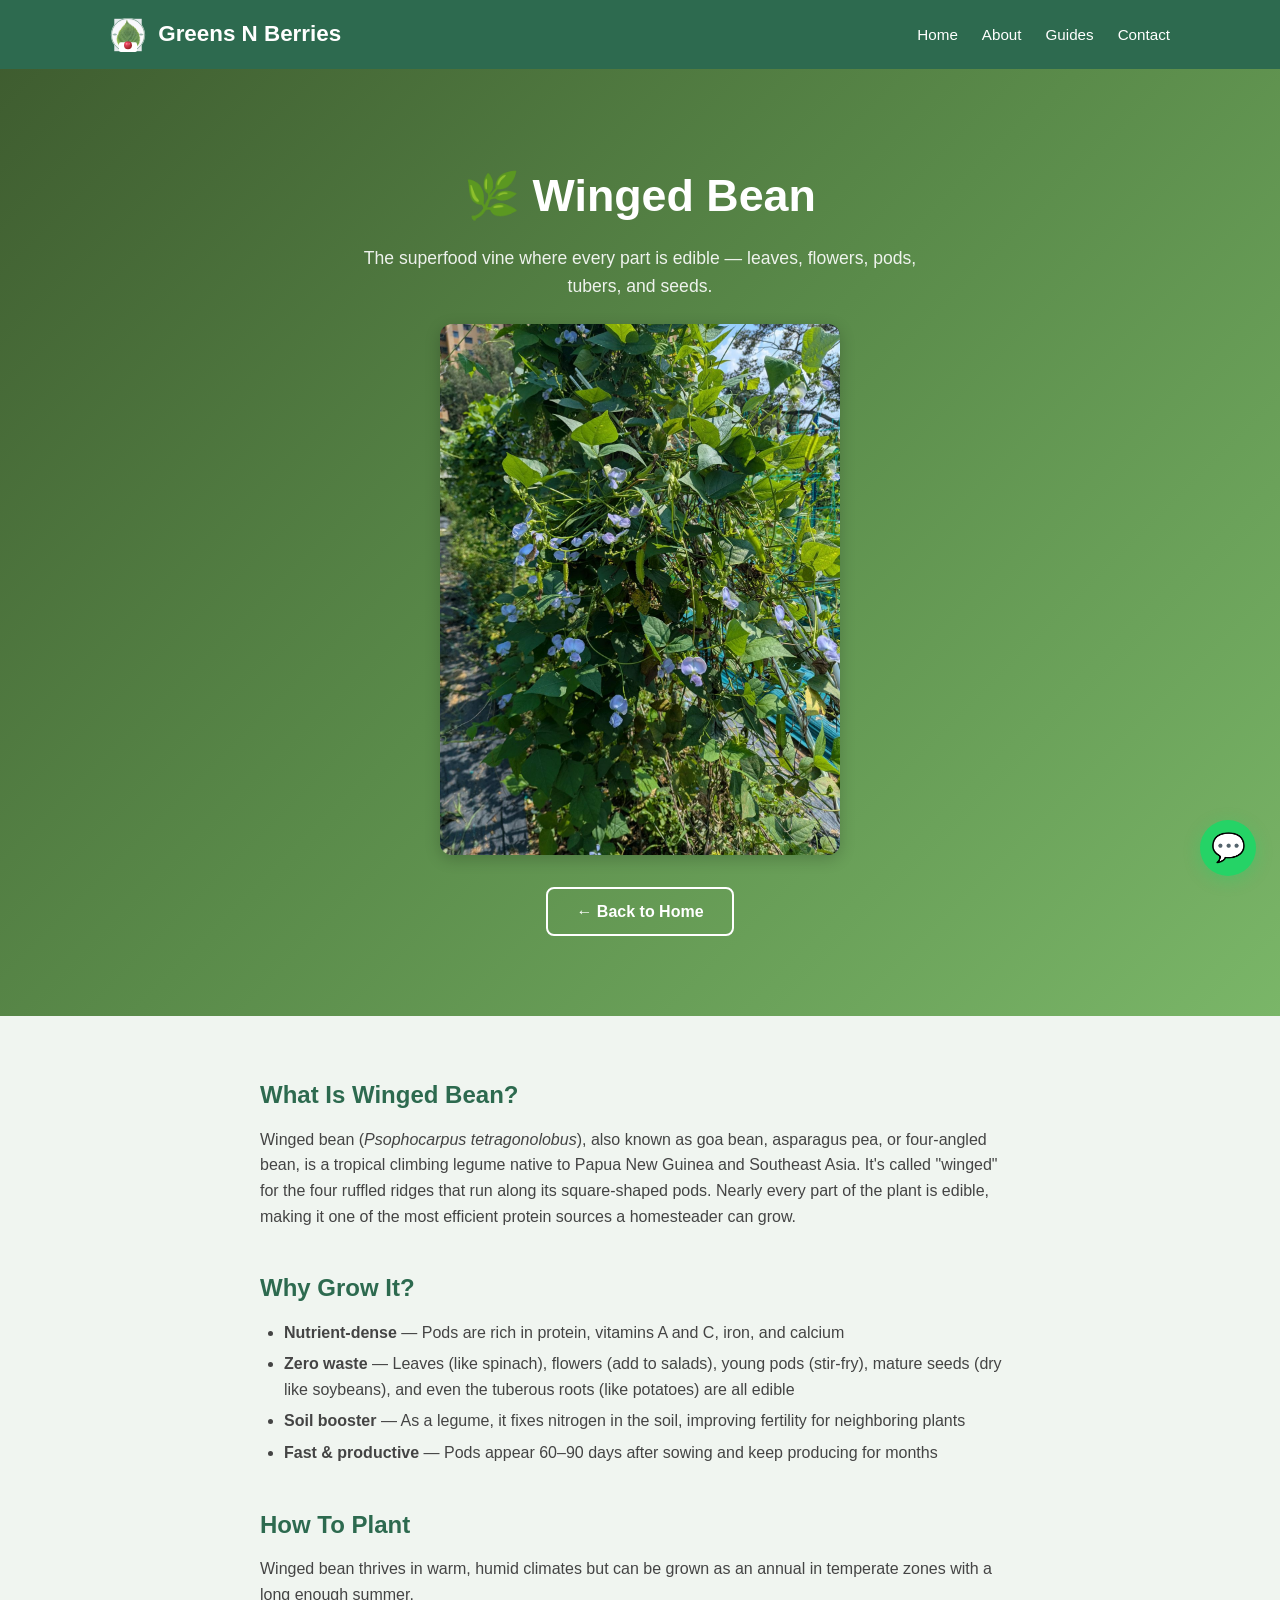
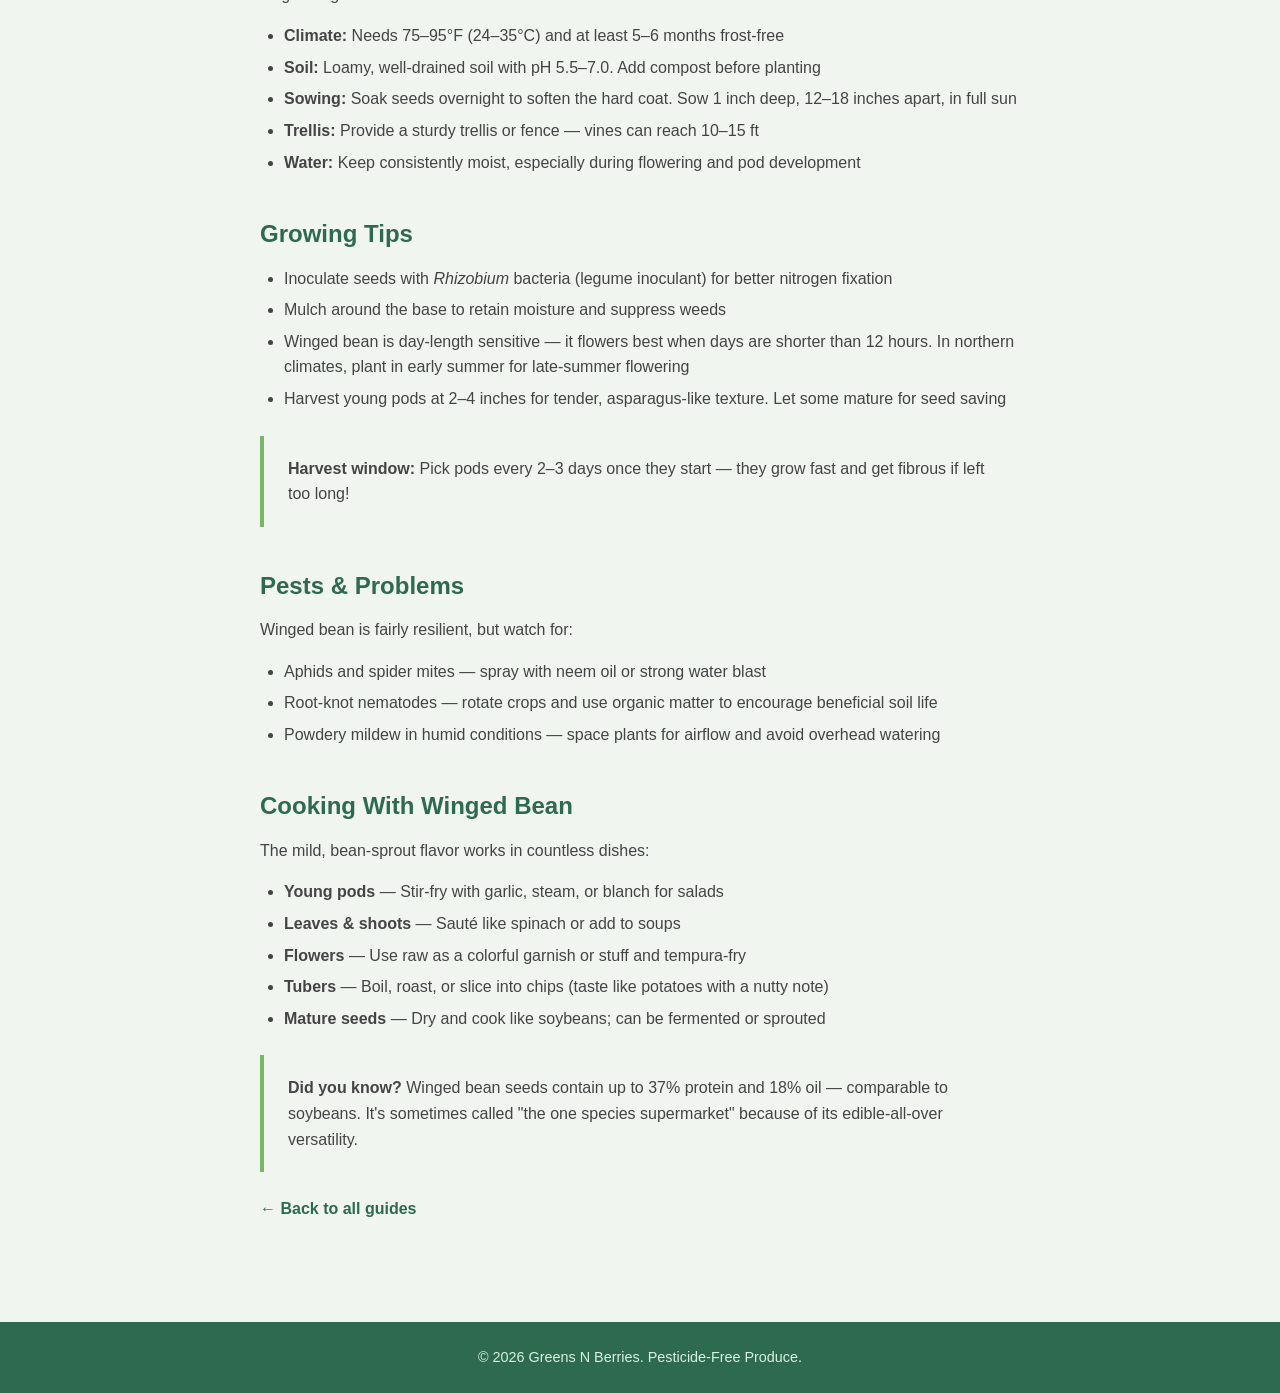
<file: vegetable-gardening/winged-bean.html>
<!DOCTYPE html>
<html lang="en">
<head>
  <meta charset="UTF-8">
  <meta name="viewport" content="width=device-width, initial-scale=1.0">
  <meta name="description" content="Learn how to grow winged beans — from seed to harvest. Planting tips, cooking ideas, and health benefits.">
  <meta name="keywords" content="winged bean, asparagus pea, grow winged bean, vegetable gardening, Malaysian vegetables">
  <meta property="og:title" content="Winged Bean Guide — Greens N Berries">
  <meta property="og:description" content="Everything you need to know about growing winged beans: planting, trellising, harvesting, and cooking.">
  <meta property="og:image" content="https://www.greensnberries.com/images/winged-bean-flowers.jpg">
  <meta property="og:type" content="website">
  <!-- Google tag (gtag.js) -->
  <script async src="https://www.googletagmanager.com/gtag/js?id=G-NDJXZHYP47"></script>
  <script>
    window.dataLayer = window.dataLayer || [];
    function gtag(){dataLayer.push(arguments);}
    gtag('js', new Date());
    gtag('config', 'G-NDJXZHYP47');
  </script>
  <title>Winged Bean — Greens N Berries</title>
  <link rel="stylesheet" href="../styles.css">
  <style>
    .guide-hero {
      background: linear-gradient(135deg, #3d5a2e, #5a8b4a, #7ab668);
      color: #fff;
      padding: 160px 0 80px;
      text-align: center;
    }

    .guide-hero h2 {
      font-size: 2.8rem;
      margin-bottom: 12px;
    }

    .guide-hero p {
      max-width: 600px;
      margin: 0 auto;
      opacity: 0.9;
      font-size: 1.1rem;
    }

    .guide-content {
      padding: 60px 0;
    }

    .guide-content .container {
      max-width: 800px;
    }

    .guide-content h3 {
      font-size: 1.5rem;
      color: #2d6a4f;
      margin: 40px 0 12px;
    }

    .guide-content h3:first-of-type {
      margin-top: 0;
    }

    .guide-content p {
      margin-bottom: 16px;
      color: #444;
    }

    .guide-content ul {
      margin: 0 0 16px 24px;
      color: #444;
    }

    .guide-content li {
      margin-bottom: 6px;
    }

    .guide-content .highlight {
      background: #f0f5f0;
      border-left: 4px solid #7ab668;
      padding: 20px 24px;
      border-radius: 0 8px 8px 0;
      margin: 24px 0;
    }

    .guide-content .highlight p {
      margin-bottom: 0;
    }

    table {
      width: 100%;
      border-collapse: collapse;
      margin: 20px 0;
      font-size: 0.95rem;
    }

    th, td {
      padding: 10px 14px;
      text-align: left;
      border-bottom: 1px solid #ddd;
    }

    th {
      background: #3d5a2e;
      color: #fff;
    }

    tr:nth-child(even) {
      background: #f9f9f9;
    }

    .btn-outline {
      display: inline-block;
      border: 2px solid #fff;
      color: #fff;
      padding: 10px 28px;
      border-radius: 8px;
      text-decoration: none;
      font-weight: 600;
      margin-top: 24px;
      transition: background 0.2s, color 0.2s;
    }

    .btn-outline:hover {
      background: #fff;
      color: #3d5a2e;
    }

    .back-link {
      display: inline-block;
      color: #2d6a4f;
      text-decoration: none;
      font-weight: 600;
      margin-bottom: 40px;
    }

    .back-link:hover {
      text-decoration: underline;
    }
  </style>
</head>
<body>
  <header>
    <div class="container">
      <h1 class="logo"><a href="../index.html" style="color:#fff;text-decoration:none"><img src="../images/logo.svg" alt="" style="height:36px;vertical-align:middle;margin-right:6px"> Greens N Berries</a></h1>
      <nav>
        <ul>
          <li><a href="../index.html">Home</a></li>
          <li><a href="../about.html">About</a></li>
          <li><a href="../index.html#guides">Guides</a></li>
          <li><a href="../index.html#contact">Contact</a></li>
        </ul>
      </nav>
    </div>
  </header>

  <section class="guide-hero">
    <div class="container">
      <h2>🌿 Winged Bean</h2>
      <p>The superfood vine where every part is edible — leaves, flowers, pods, tubers, and seeds.</p>
      <img src="../images/winged-bean-flowers.jpg" alt="Winged Bean plant" style="max-width:400px;width:100%;border-radius:12px;margin-top:24px;box-shadow:0 4px 16px rgba(0,0,0,0.2);">
      <br>
      <a href="../index.html" class="btn-outline">&larr; Back to Home</a>
    </div>
  </section>

  <section class="guide-content">
    <div class="container">
      <h3>What Is Winged Bean?</h3>
      <p>Winged bean (<em>Psophocarpus tetragonolobus</em>), also known as goa bean, asparagus pea, or four-angled bean, is a tropical climbing legume native to Papua New Guinea and Southeast Asia. It's called "winged" for the four ruffled ridges that run along its square-shaped pods. Nearly every part of the plant is edible, making it one of the most efficient protein sources a homesteader can grow.</p>

      <h3>Why Grow It?</h3>
      <ul>
        <li><strong>Nutrient-dense</strong> — Pods are rich in protein, vitamins A and C, iron, and calcium</li>
        <li><strong>Zero waste</strong> — Leaves (like spinach), flowers (add to salads), young pods (stir-fry), mature seeds (dry like soybeans), and even the tuberous roots (like potatoes) are all edible</li>
        <li><strong>Soil booster</strong> — As a legume, it fixes nitrogen in the soil, improving fertility for neighboring plants</li>
        <li><strong>Fast &amp; productive</strong> — Pods appear 60–90 days after sowing and keep producing for months</li>
      </ul>

      <h3>How To Plant</h3>
      <p>Winged bean thrives in warm, humid climates but can be grown as an annual in temperate zones with a long enough summer.</p>
      <ul>
        <li><strong>Climate:</strong> Needs 75–95°F (24–35°C) and at least 5–6 months frost-free</li>
        <li><strong>Soil:</strong> Loamy, well-drained soil with pH 5.5–7.0. Add compost before planting</li>
        <li><strong>Sowing:</strong> Soak seeds overnight to soften the hard coat. Sow 1 inch deep, 12–18 inches apart, in full sun</li>
        <li><strong>Trellis:</strong> Provide a sturdy trellis or fence — vines can reach 10–15 ft</li>
        <li><strong>Water:</strong> Keep consistently moist, especially during flowering and pod development</li>
      </ul>

      <h3>Growing Tips</h3>
      <ul>
        <li>Inoculate seeds with <em>Rhizobium</em> bacteria (legume inoculant) for better nitrogen fixation</li>
        <li>Mulch around the base to retain moisture and suppress weeds</li>
        <li>Winged bean is day-length sensitive — it flowers best when days are shorter than 12 hours. In northern climates, plant in early summer for late-summer flowering</li>
        <li>Harvest young pods at 2–4 inches for tender, asparagus-like texture. Let some mature for seed saving</li>
      </ul>

      <div class="highlight">
        <p><strong>Harvest window:</strong> Pick pods every 2–3 days once they start — they grow fast and get fibrous if left too long!</p>
      </div>

      <h3>Pests &amp; Problems</h3>
      <p>Winged bean is fairly resilient, but watch for:</p>
      <ul>
        <li>Aphids and spider mites — spray with neem oil or strong water blast</li>
        <li>Root-knot nematodes — rotate crops and use organic matter to encourage beneficial soil life</li>
        <li>Powdery mildew in humid conditions — space plants for airflow and avoid overhead watering</li>
      </ul>

      <h3>Cooking With Winged Bean</h3>
      <p>The mild, bean-sprout flavor works in countless dishes:</p>
      <ul>
        <li><strong>Young pods</strong> — Stir-fry with garlic, steam, or blanch for salads</li>
        <li><strong>Leaves &amp; shoots</strong> — Sauté like spinach or add to soups</li>
        <li><strong>Flowers</strong> — Use raw as a colorful garnish or stuff and tempura-fry</li>
        <li><strong>Tubers</strong> — Boil, roast, or slice into chips (taste like potatoes with a nutty note)</li>
        <li><strong>Mature seeds</strong> — Dry and cook like soybeans; can be fermented or sprouted</li>
      </ul>

      <div class="highlight">
        <p><strong>Did you know?</strong> Winged bean seeds contain up to 37% protein and 18% oil — comparable to soybeans. It's sometimes called "the one species supermarket" because of its edible-all-over versatility.</p>
      </div>

      <a href="../index.html" class="back-link">&larr; Back to all guides</a>
    </div>
  </section>

  <footer>
    <div class="container">
      <p>&copy; 2026 Greens N Berries. Pesticide-Free Produce.</p>
    </div>
  </footer>
  <a href="https://wa.me/601119117084" class="wa-float" target="_blank" rel="noopener" title="Chat on WhatsApp">💬</a>
</body>
</html>
</file>
<file: styles.css>
* {
  margin: 0;
  padding: 0;
  box-sizing: border-box;
}

body {
  font-family: -apple-system, BlinkMacSystemFont, 'Segoe UI', Roboto, sans-serif;
  line-height: 1.6;
  color: #2d3436;
  background: #f0f5f0;
}

.container {
  max-width: 1100px;
  margin: 0 auto;
  padding: 0 20px;
}

header {
  background: #2d6a4f;
  padding: 16px 0;
  position: fixed;
  top: 0;
  left: 0;
  right: 0;
  z-index: 100;
}

.logo {
  color: #fff;
  font-size: 1.4rem;
}

nav a {
  color: #fff;
  text-decoration: none;
  font-size: 0.95rem;
  transition: color 0.2s;
}

nav a:hover {
  color: #d8f3dc;
}

header .container {
  display: flex;
  justify-content: space-between;
  align-items: center;
}

nav ul {
  list-style: none;
  display: flex;
  gap: 24px;
}

.hero {
  background: linear-gradient(135deg, #2d6a4f, #40916c, #52b788);
  color: #fff;
  padding: 160px 0 100px;
  text-align: center;
}

.hero h2 {
  font-size: 3rem;
  line-height: 1.2;
  margin-bottom: 20px;
}

.hero h2 span {
  color: #d8f3dc;
}

.hero p {
  font-size: 1.1rem;
  max-width: 600px;
  margin: 0 auto 32px;
  opacity: 0.9;
}

.btn {
  display: inline-block;
  background: #fff;
  color: #2d6a4f;
  padding: 12px 32px;
  border-radius: 8px;
  text-decoration: none;
  font-weight: 600;
  font-size: 1rem;
  border: none;
  cursor: pointer;
  transition: transform 0.2s, box-shadow 0.2s;
}

.btn:hover {
  transform: translateY(-2px);
  box-shadow: 0 4px 16px rgba(0,0,0,0.15);
}

.about {
  padding: 80px 0;
  text-align: center;
}

.about h2 {
  font-size: 2rem;
  margin-bottom: 16px;
  color: #2d6a4f;
}

.about p {
  max-width: 700px;
  margin: 0 auto 40px;
  font-size: 1.05rem;
  color: #555;
}

.stats {
  display: flex;
  justify-content: center;
  gap: 48px;
}

.stat {
  font-size: 0.95rem;
  color: #666;
}

.stat span {
  display: block;
  font-size: 2rem;
  font-weight: 700;
  color: #2d6a4f;
}

.harvest-highlight {
  padding: 60px 0;
  background: #fff;
  text-align: center;
}

.harvest-highlight h2 {
  font-size: 2rem;
  margin-bottom: 12px;
  color: #2d6a4f;
}

.harvest-highlight > .container > p {
  color: #666;
  margin-bottom: 32px;
  font-size: 1.05rem;
}

.harvest-gallery {
  display: grid;
  grid-template-columns: repeat(auto-fit, minmax(240px, 1fr));
  gap: 20px;
}

.harvest-gallery img {
  width: 100%;
  height: 240px;
  object-fit: cover;
  border-radius: 12px;
  box-shadow: 0 4px 16px rgba(0,0,0,0.08);
  transition: transform 0.2s;
}

.harvest-gallery img:hover {
  transform: scale(1.02);
}

.harvest-info {
  max-width: 700px;
  margin: 36px auto 0;
  padding: 24px 28px;
  background: #f0f5f0;
  border-radius: 12px;
  text-align: left;
}

.harvest-info h3 {
  color: #2d6a4f;
  margin-bottom: 8px;
  font-size: 1.2rem;
}

.harvest-info p {
  color: #555;
  font-size: 0.95rem;
  margin-bottom: 8px;
}

.harvest-info a {
  color: #2d6a4f;
  font-weight: 600;
}

.harvest {
  padding: 80px 0;
  background: #f0f5f0;
}

.harvest h2 {
  text-align: center;
  font-size: 2rem;
  margin-bottom: 40px;
  color: #2d6a4f;
}

.week-card {
  background: #fff;
  border-radius: 12px;
  padding: 28px;
  margin-bottom: 24px;
  box-shadow: 0 2px 8px rgba(0,0,0,0.06);
}

.week-card h3 {
  color: #2d6a4f;
  font-size: 1.3rem;
  margin-bottom: 16px;
  padding-bottom: 10px;
  border-bottom: 2px solid #e0f0e0;
}

.day-row {
  display: flex;
  gap: 12px;
  padding: 8px 0;
  border-bottom: 1px solid #f0f0f0;
  align-items: baseline;
}

.day-row:last-child {
  border-bottom: none;
}

.day-label {
  font-weight: 700;
  color: #40916c;
  min-width: 60px;
  font-size: 0.9rem;
}

.day-items {
  color: #555;
  font-size: 0.9rem;
  line-height: 1.5;
}

.guides {
  padding: 80px 0;
  background: #fff;
}

.guides h2 {
  text-align: center;
  font-size: 2rem;
  margin-bottom: 40px;
  color: #2d6a4f;
}

.card-grid {
  display: grid;
  grid-template-columns: repeat(auto-fit, minmax(280px, 1fr));
  gap: 24px;
}

.card-link {
  text-decoration: none;
  display: block;
}

.card {
  background: #f0f5f0;
  padding: 32px 24px;
  border-radius: 12px;
  text-align: center;
  transition: transform 0.2s, box-shadow 0.2s;
}

.card:hover {
  transform: translateY(-4px);
  box-shadow: 0 8px 24px rgba(0,0,0,0.08);
}

.card-icon {
  font-size: 2.5rem;
  margin-bottom: 12px;
}

.card h3 {
  font-size: 1.15rem;
  margin-bottom: 8px;
  color: #2d6a4f;
}

.card p {
  font-size: 0.9rem;
  color: #555;
}

.contact {
  padding: 80px 0;
  text-align: center;
}

.contact h2 {
  font-size: 2rem;
  margin-bottom: 12px;
  color: #2d6a4f;
}

.contact p {
  margin-bottom: 32px;
  color: #555;
}

form {
  max-width: 500px;
  margin: 0 auto;
  display: flex;
  flex-direction: column;
  gap: 14px;
}

input, textarea {
  padding: 12px 16px;
  border: 1px solid #ccc;
  border-radius: 8px;
  font-size: 1rem;
  font-family: inherit;
  outline: none;
  transition: border-color 0.2s;
}

input:focus, textarea:focus {
  border-color: #52b788;
}

.map-container {
  margin: 30px 0;
  border-radius: 12px;
  overflow: hidden;
  box-shadow: 0 4px 16px rgba(0,0,0,0.1);
}

.map-container iframe {
  width: 100%;
  height: 350px;
  border: 0;
  display: block;
}

.location-address {
  background: #f0f5f0;
  padding: 16px 20px;
  border-radius: 0 0 12px 12px;
  font-size: 0.95rem;
  color: #555;
}

.location-address strong {
  color: #2d6a4f;
}

footer {
  background: #2d6a4f;
  color: #d8f3dc;
  text-align: center;
  padding: 24px 0;
  font-size: 0.9rem;
}

.wa-float {
  position: fixed;
  bottom: 24px;
  right: 24px;
  width: 56px;
  height: 56px;
  background: #25d366;
  color: #fff;
  font-size: 28px;
  border-radius: 50%;
  display: flex;
  align-items: center;
  justify-content: center;
  text-decoration: none;
  box-shadow: 0 4px 16px rgba(37, 211, 102, 0.4);
  transition: transform 0.2s, box-shadow 0.2s;
  z-index: 200;
}

.wa-float:hover {
  transform: scale(1.1);
  box-shadow: 0 6px 24px rgba(37, 211, 102, 0.5);
}

@media (max-width: 600px) {
  header .container {
    flex-direction: column;
    gap: 12px;
  }

  .hero h2 {
    font-size: 2rem;
  }

  .stats {
    flex-direction: column;
    gap: 20px;
  }
}
</file>
